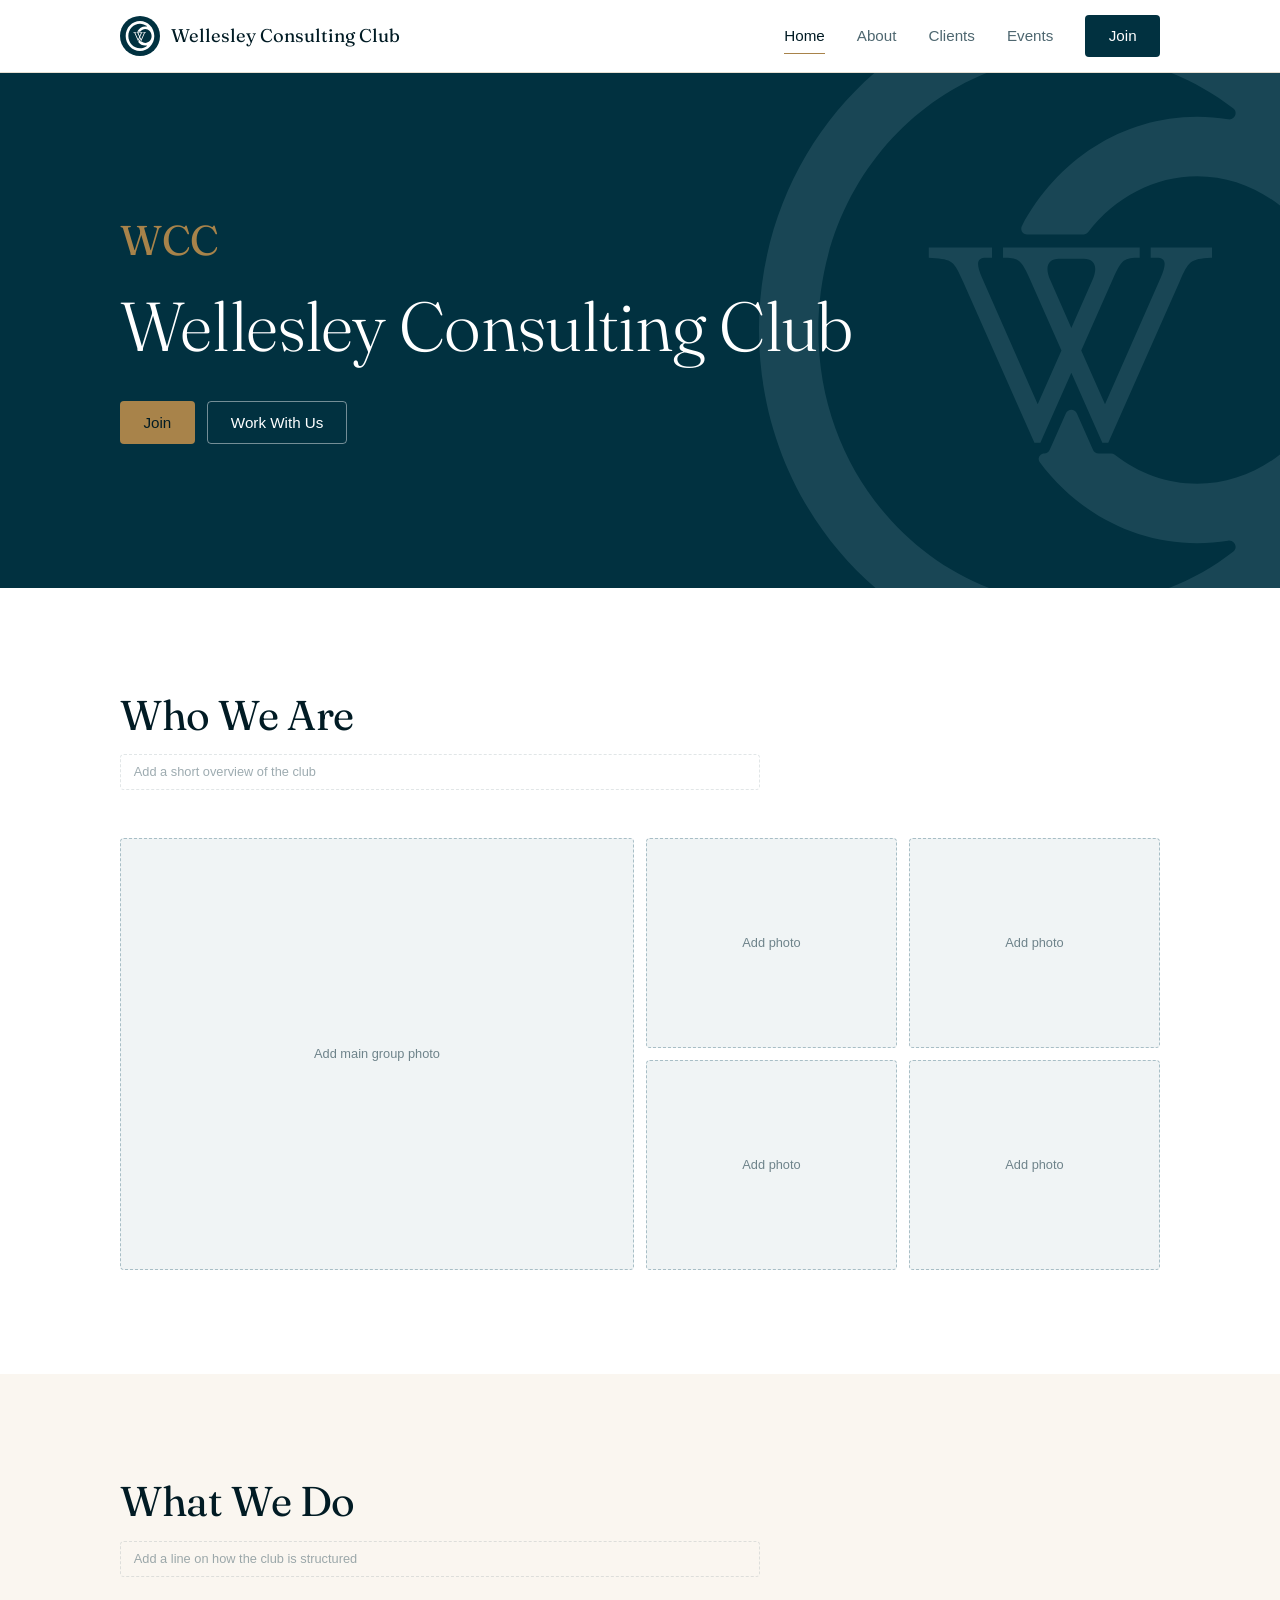
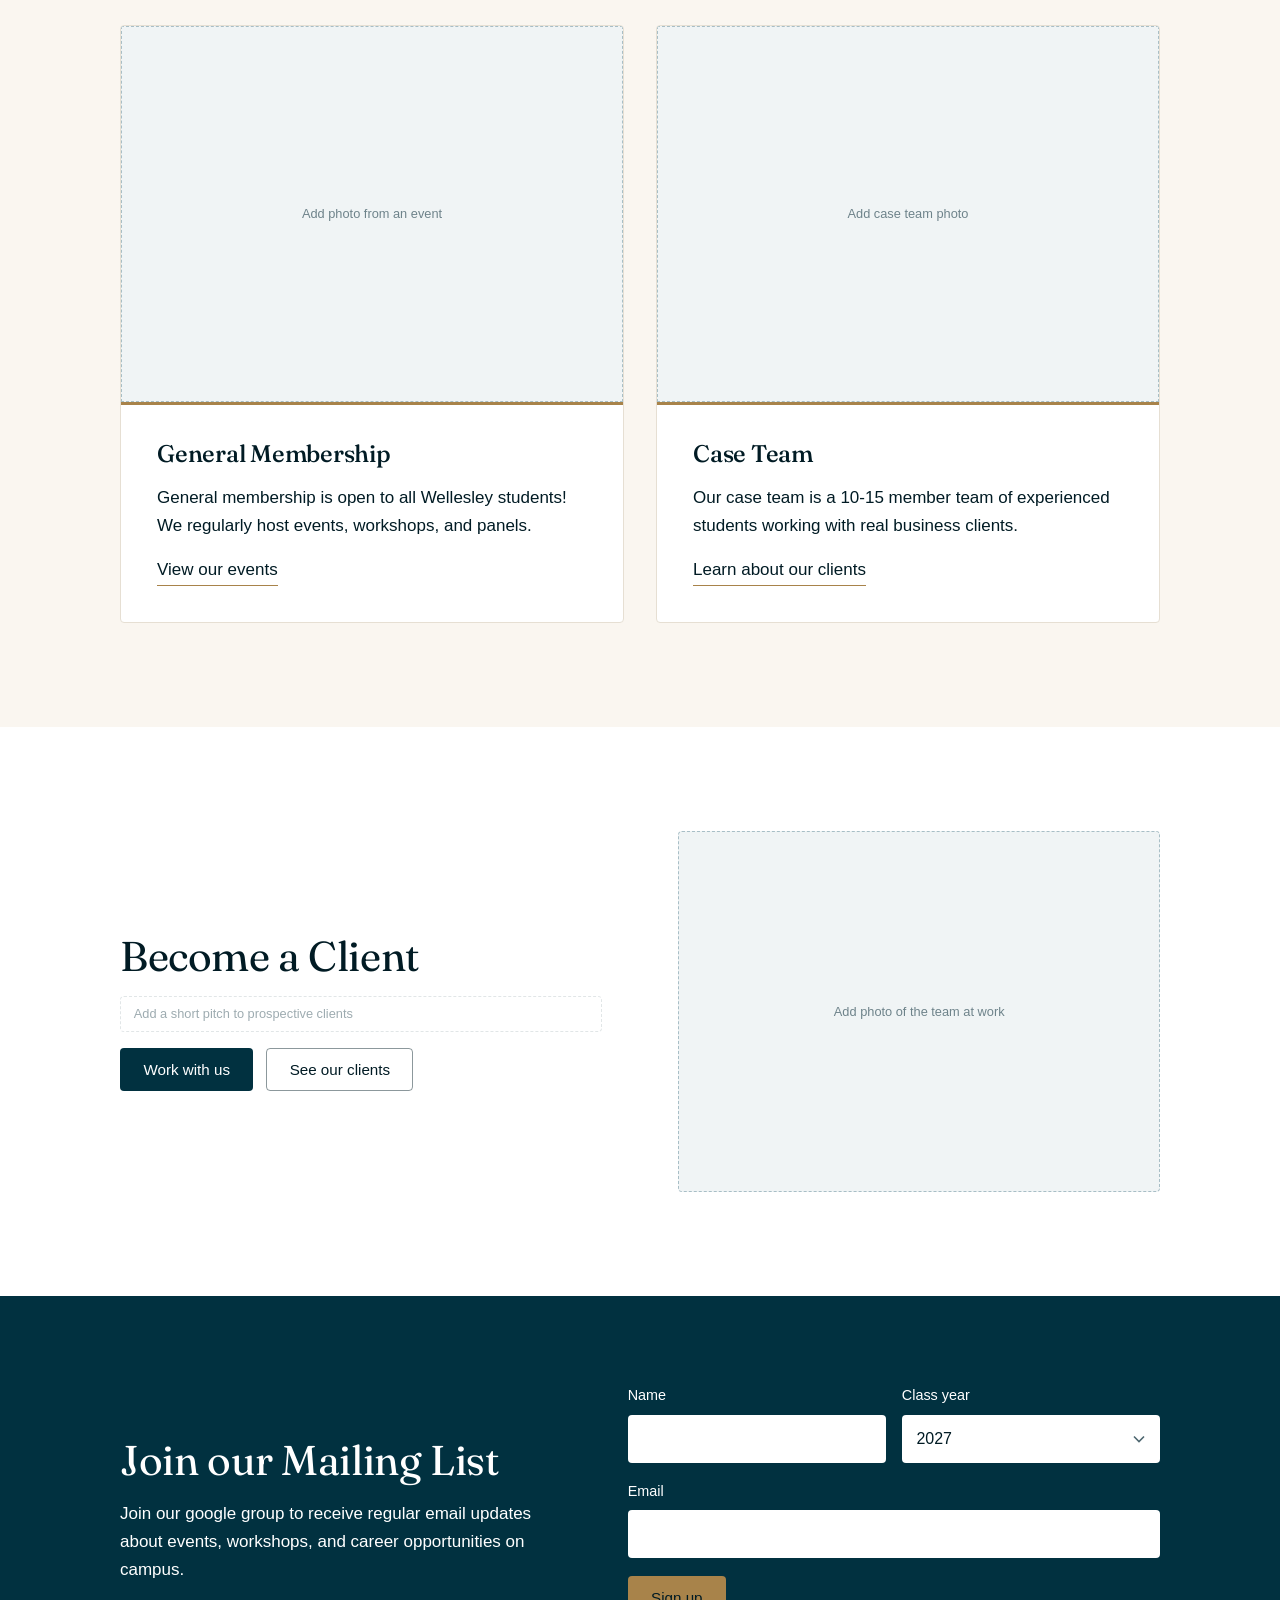
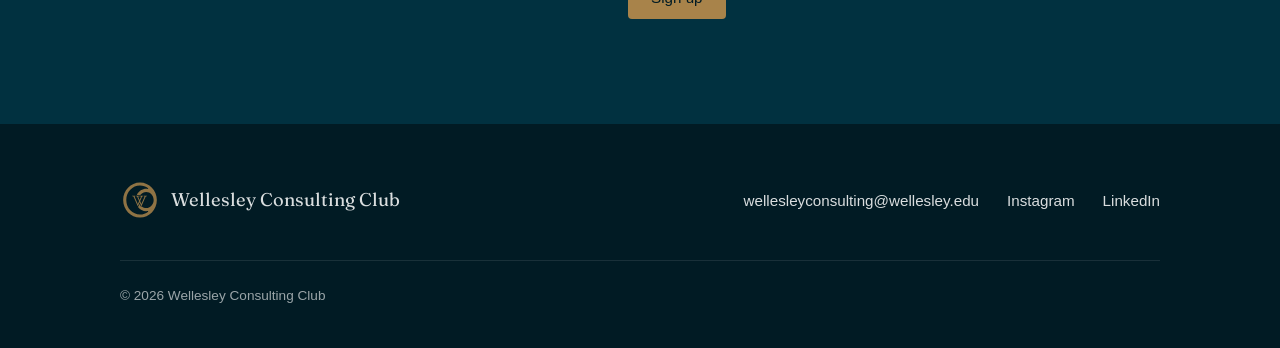
<file: index.html>
<!DOCTYPE html>
<html lang="en">
<head>
<meta charset="UTF-8">
<meta name="viewport" content="width=device-width, initial-scale=1, viewport-fit=cover">
<title>Wellesley Consulting Club</title>
<meta name="description" content="Wellesley Consulting Club: a student-run consulting organization.">
<link rel="icon" href="images/favicon.svg" type="image/svg+xml">
<link rel="preconnect" href="https://fonts.googleapis.com">
<link rel="preconnect" href="https://fonts.gstatic.com" crossorigin>
<link href="https://fonts.googleapis.com/css2?family=Fraunces:opsz,wght@9..144,300;9..144,400;9..144,500&family=Libre+Baskerville:wght@400;700&family=Inter:wght@400;500;600&family=Source+Sans+3:wght@400;600&display=swap" rel="stylesheet">
<link rel="stylesheet" href="styles.css">
<script src="site.js" defer></script>
</head>
<body>
<!--
  HOW TO EDIT THIS PAGE
  - Text: type inside any empty tag, e.g. <p data-ph="Add text"></p>  ->  <p>Your words</p>
  - Photos: put an image inside an empty photo box:
      <div class="photo" data-ph="Add photo"></div>
      ->  <div class="photo"><img src="images/your-photo.jpg" alt="Short description"></div>
  - Empty boxes show a dashed "Add ..." hint; they disappear once filled.
  - Header, footer, email and social links are set once in site.js.
-->
<div id="site-header"></div>
<main>
<!--
  MOVING SECTIONS: each section below sits between a "START" and "END"
  comment. Cut everything from START to END and paste it where you want it.
  Backgrounds alternate (white / cream) automatically, whatever the order.
-->

  <!-- ============ START: Hero ============ -->
  <section class="banner banner--hero">
    <!-- Optional background photo: <div class="banner-bg"><img src="images/your-photo.jpg" alt=""></div> -->
    <div class="banner-bg"></div>
    <div class="ring" data-logo="navy"></div>
    <div class="wrap">
      <h2>WCC</h2>
      <h1>Wellesley Consulting Club</h1>
      <!--p class="lede" data-ph="Add a one-line overview of WCC"></p-->
      <div class="actions">
        <a class="btn btn--accent" href="pages/join.html">Join</a>
        <a class="btn btn--outline" href="#become-a-client">Work With Us</a>
      </div>
    </div>
  </section>
  <!-- ============ END: Hero ============ -->

  <!-- ============ START: Who We Are ============ -->
  <section class="section">
    <div class="wrap">
      <div class="section-head">
        <h2>Who We Are</h2>
        <p class="muted" data-ph="Add a short overview of the club"></p>
      </div>
      <!-- Photo mosaic: the first photo is the large one -->
      <div class="mosaic">
        <div class="photo" data-ph="Add main group photo"></div>
        <div class="photo" data-ph="Add photo"></div>
        <div class="photo" data-ph="Add photo"></div>
        <div class="photo" data-ph="Add photo"></div>
        <div class="photo" data-ph="Add photo"></div>
      </div>
    </div>
  </section>
  <!-- ============ END: Who We Are ============ -->

  <!-- ============ START: What We Do ============ -->
  <section class="section">
    <div class="wrap">
      <div class="section-head">
        <h2>What We Do</h2>
        <p class="muted" data-ph="Add a line on how the club is structured"></p>
      </div>
      <div class="paths">
        <article class="path">
          <div class="photo" data-ph="Add photo from an event"></div>
          <div class="path-body">
            <h3>General Membership</h3>
            <p>General membership is open to all Wellesley students! We regularly host events, workshops, and panels.</p>
            <!--div class="tags">
              <span class="tag">Resume workshops</span><span class="tag">Alum panels</span>
              <span class="tag">Big &amp; little</span><span class="tag">Casing 101</span>
            </div-->
            <a class="text-link" href="pages/events.html">View our events</a>
          </div>
        </article>
        <article class="path">
          <div class="photo" data-ph="Add case team photo"></div>
          <div class="path-body">
            <h3>Case Team</h3>
            <p>Our case team is a 10-15 member team of experienced students working with real business clients.</p>
            <!--div class="tags"><span class="tag">10–15 members</span><span class="tag">Real clients</span></div-->
            <a class="text-link" href="pages/clients.html">Learn about our clients</a>
          </div>
        </article>
      </div>
    </div>
  </section>
  <!-- ============ END: What We Do ============ -->

  <!-- ============ START: Past Clients ============ -->
  <!--section class="section">
    <div class="wrap">
      <div class="section-head">
        <h2>Past Clients</h2>
      </div>
      <div class="logos">
        <div class="photo photo--logo" data-ph="Add logo"></div>
        <div class="photo photo--logo" data-ph="Add logo"></div>
        <div class="photo photo--logo" data-ph="Add logo"></div>
        <div class="photo photo--logo" data-ph="Add logo"></div>
        <div class="photo photo--logo" data-ph="Add logo"></div>
        <div class="photo photo--logo" data-ph="Add logo"></div>
      </div>
    </div>
  </section-->
  <!-- ============ END: Past Clients ============ -->

  <!-- ============ START: Become a Client ============ -->
  <section class="section" id="become-a-client">
    <div class="wrap split">
      <div class="stack">
        <h2>Become a Client</h2>
        <p class="muted" data-ph="Add a short pitch to prospective clients"></p>
        <!-- Services: copy a <span class="tag"> to add one -->
        <!--div class="tags">
          <span class="tag">Growth strategy</span><span class="tag">Market research</span>
          <span class="tag">Consumer insights</span><span class="tag">Pricing &amp; branding</span>
          <span class="tag">Operations</span><span class="tag">Social impact</span>
        </div-->
        <div class="actions">
          <a class="btn btn--solid" href="pages/join.html#contact">Work with us</a>
          <a class="btn btn--outline" href="pages/clients.html">See our clients</a>
        </div>
      </div>
      <div class="photo" data-ph="Add photo of the team at work"></div>
    </div>
  </section>
  <!-- ============ END: Become a Client ============ -->

  <!-- ============ START: Mailing List ============ -->
  <!-- Connected through Formspree: paste your form ID into site.js (forms: { ... }). See DEPLOY.md. -->
  <section class="banner banner--page" id="mailing-list">
    <div class="wrap">
      <div class="signup" style="width:100%">
        <div class="stack">
          <h2>Join our Mailing List</h2>
          <p>Join our google group to receive regular email updates about events, workshops, and career opportunities on campus.</p>
        </div>
        <form class="form" data-form="Mailing list sign-up" data-success="You're on the list." data-formspree="mailingList" method="POST">
          <input type="text" name="_gotcha" hidden tabindex="-1" autocomplete="off">
                    <div class="form-row">
            <label class="field">Name<input name="name" required autocomplete="name"></label>
            <label class="field">Class year
              <select name="class_year"><option>2027</option><option>2028</option><option>2029</option><option>2030</option><option>Other</option></select>
            </label>
          </div>
          <label class="field">Email<input name="email" type="email" required autocomplete="email"></label>
          <button class="btn btn--accent" type="submit">Sign up</button>
          <p class="form-status" role="status"></p>
        </form>
      </div>
    </div>
  </section>
  <!-- ============ END: Mailing List ============ -->
</main>
<div id="site-footer"></div>
</body>
</html>
</file>
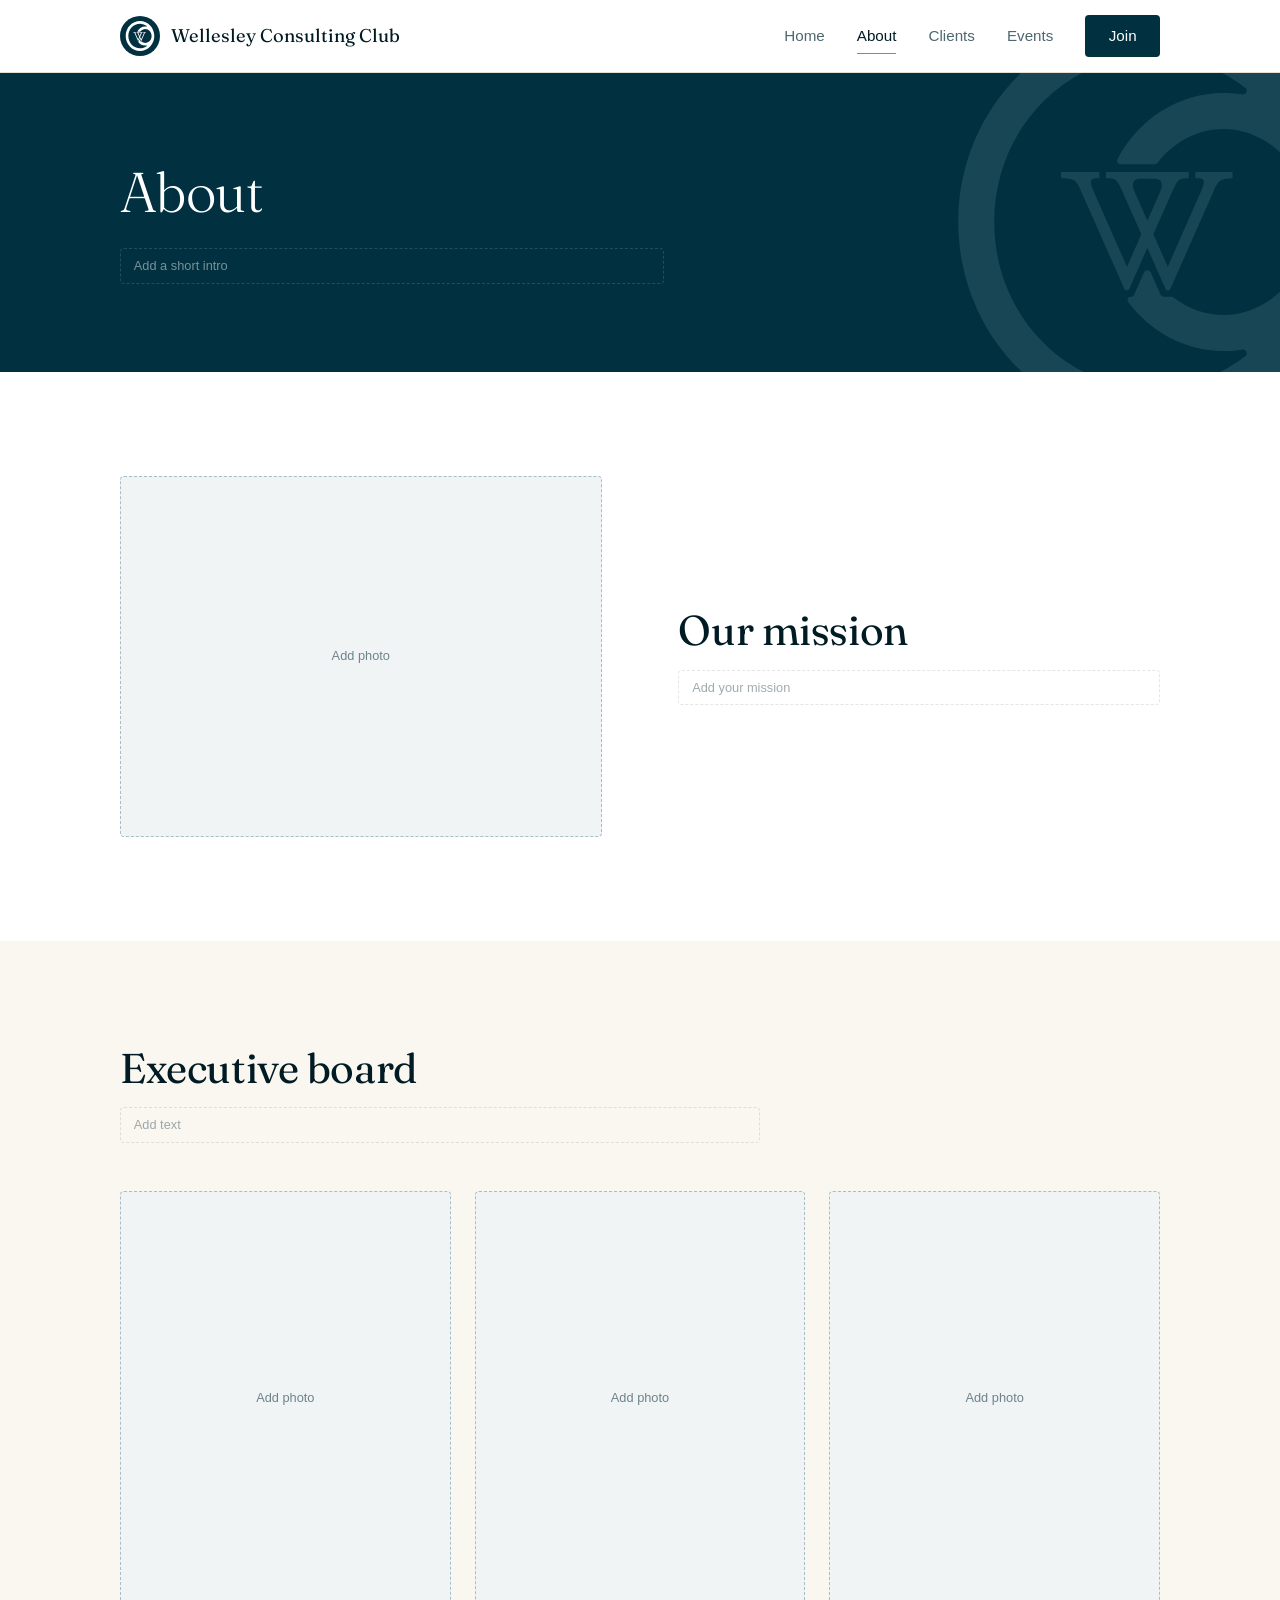
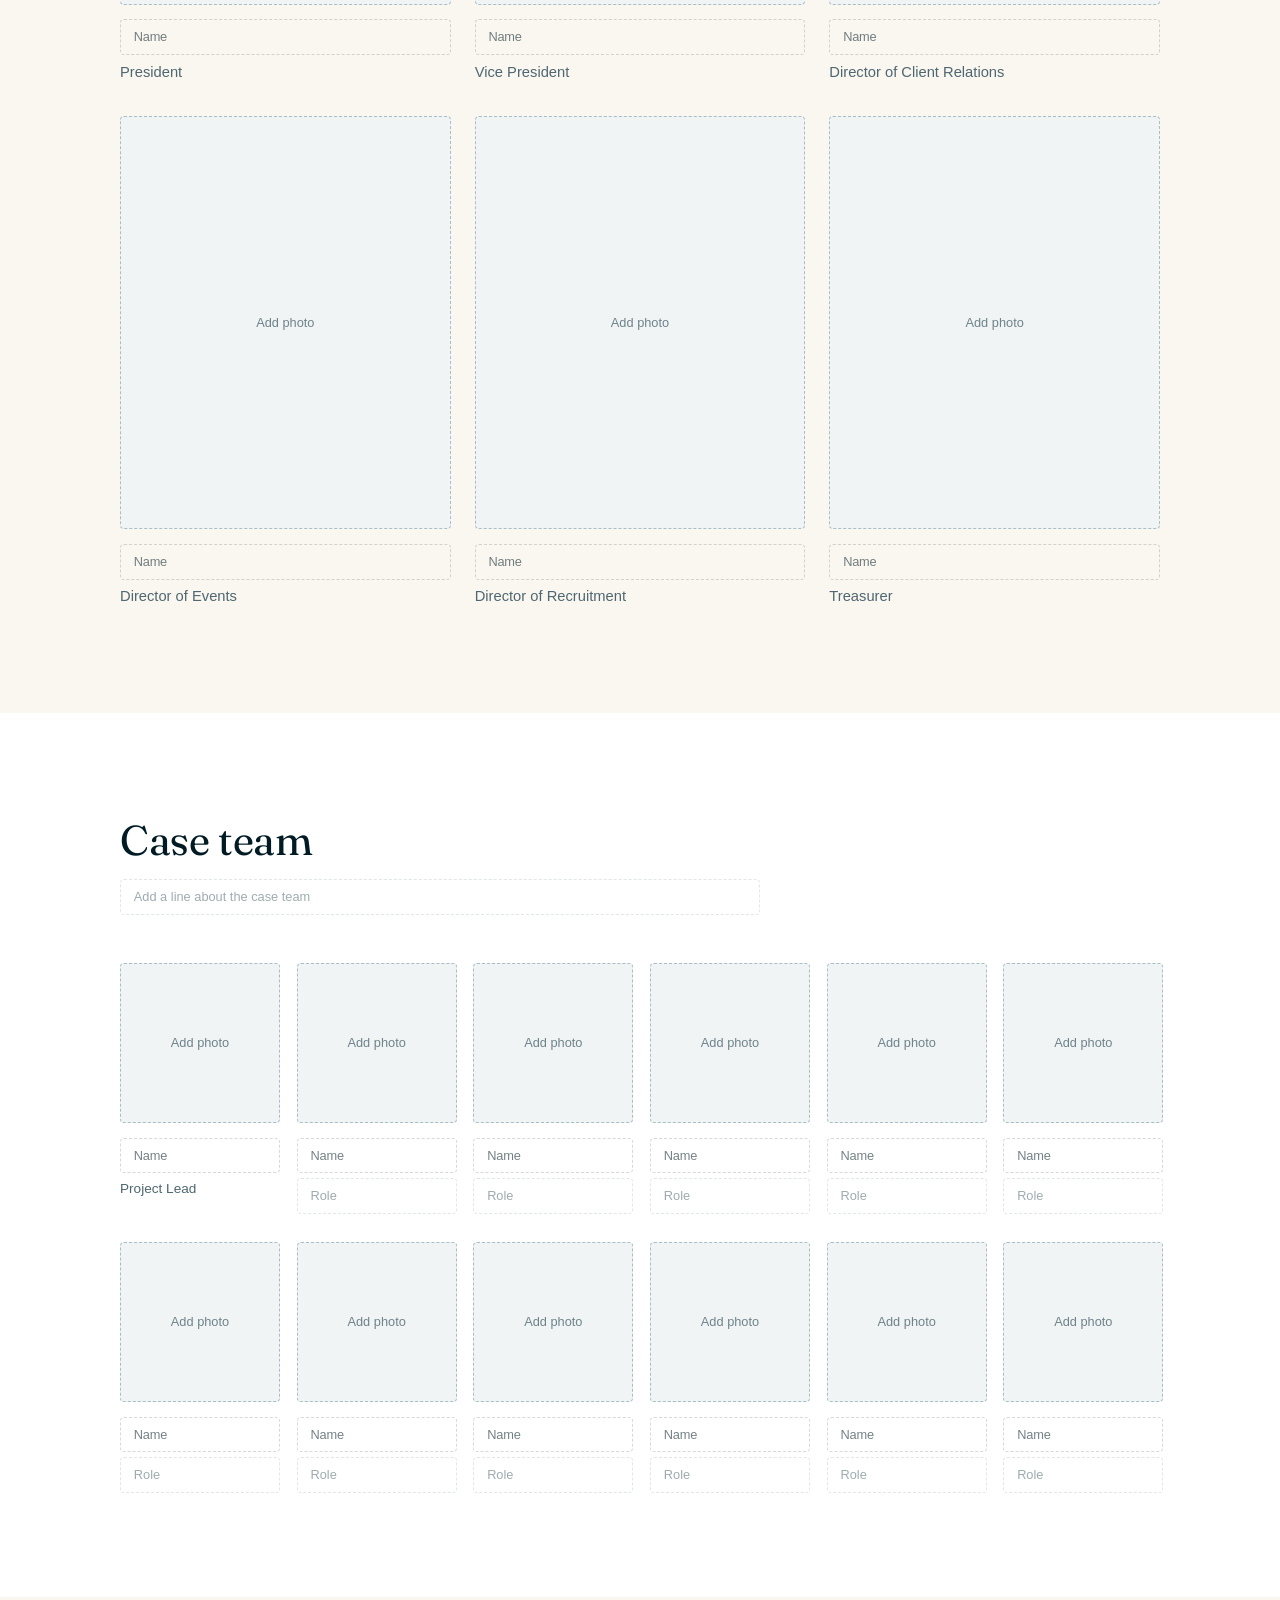
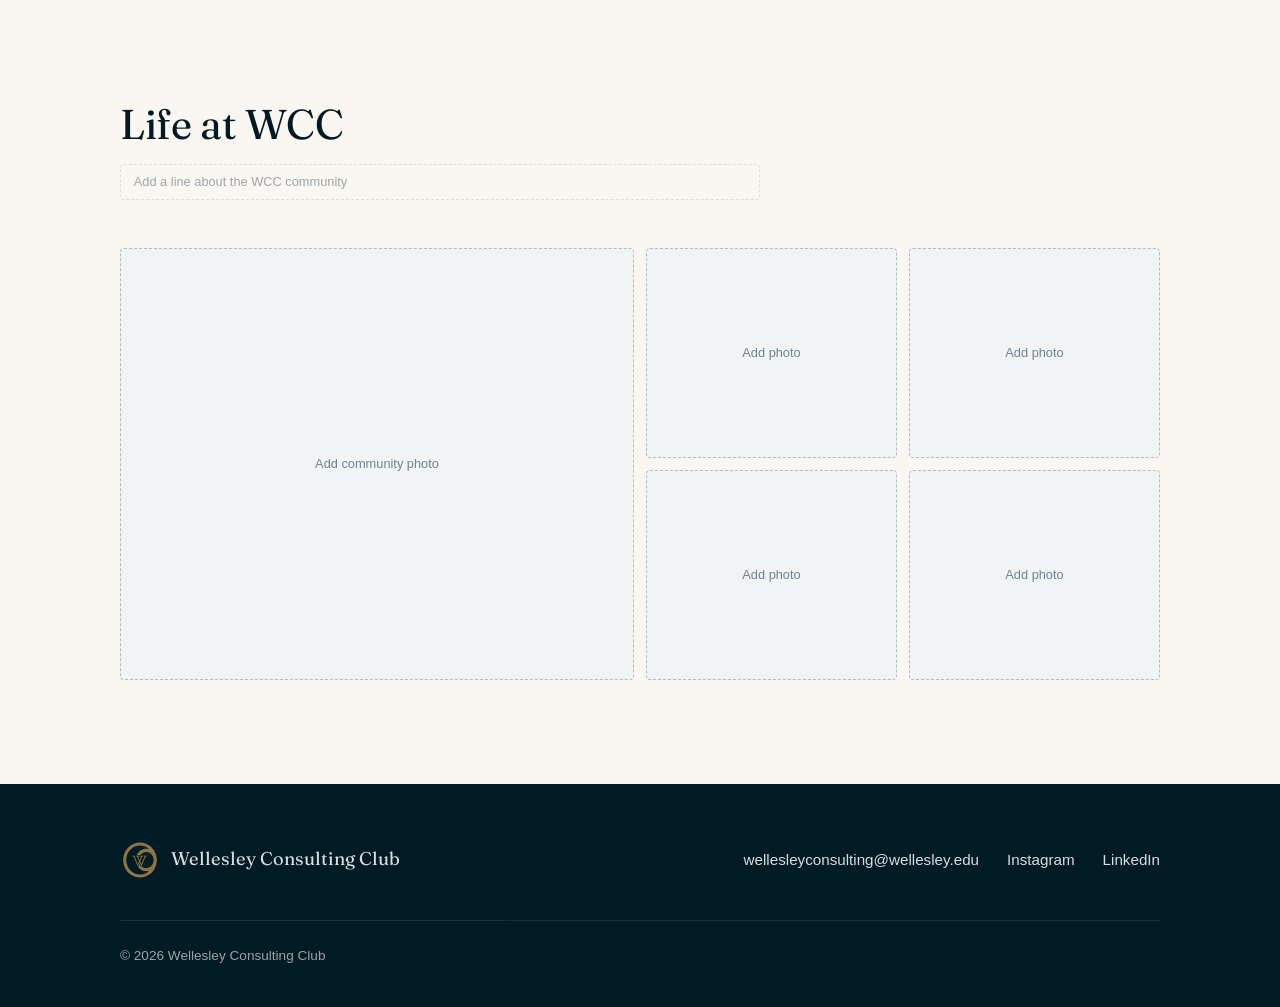
<file: about.html>
<!DOCTYPE html>
<html lang="en">
<head>
<meta charset="UTF-8">
<meta name="viewport" content="width=device-width, initial-scale=1, viewport-fit=cover">
<title>About | Wellesley Consulting Club</title>
<meta name="description" content="Wellesley Consulting Club: a student-run consulting organization.">
<link rel="icon" href="images/favicon.svg" type="image/svg+xml">
<link rel="preconnect" href="https://fonts.googleapis.com">
<link rel="preconnect" href="https://fonts.gstatic.com" crossorigin>
<link href="https://fonts.googleapis.com/css2?family=Fraunces:opsz,wght@9..144,300;9..144,400;9..144,500&family=Libre+Baskerville:wght@400;700&family=Inter:wght@400;500;600&family=Source+Sans+3:wght@400;600&display=swap" rel="stylesheet">
<link rel="stylesheet" href="styles.css">
<script src="site.js" defer></script>
</head>
<body>
<!--
  HOW TO EDIT THIS PAGE
  - Text: type inside any empty tag, e.g. <p data-ph="Add text"></p>  ->  <p>Your words</p>
  - Photos: put an image inside an empty photo box:
      <div class="photo" data-ph="Add photo"></div>
      ->  <div class="photo"><img src="images/your-photo.jpg" alt="Short description"></div>
  - Empty boxes show a dashed "Add ..." hint; they disappear once filled.
  - Header, footer, email and social links are set once in site.js.
-->
<div id="site-header"></div>
<main>

<!--
  MOVING SECTIONS: each section sits between a "START" and "END" comment.
  Cut everything from START to END and paste it where you want it.
  Backgrounds alternate (white / cream) automatically, whatever the order.
-->

  <!-- ============ START: Banner ============ -->
  <section class="banner banner--page">
    <!-- Optional background photo: <div class="banner-bg"><img src="images/your-photo.jpg" alt=""></div> -->
    <div class="banner-bg"></div>
    <div class="ring" data-logo="navy"></div>
    <div class="wrap">
      <h1>About</h1>
      <p class="lede" data-ph="Add a short intro"></p>
    </div>
  </section>
  <!-- ============ END: Banner ============ -->

  <!-- ============ START: Our mission ============ -->
  <!-- ===== Mission ===== -->
  <section class="section">
    <div class="wrap split">
      <div class="photo" data-ph="Add photo"></div>
      <div class="stack">
        <h2>Our mission</h2>
        <p class="muted" data-ph="Add your mission"></p>
      </div>
    </div>
  </section>
  <!-- ============ END: Our mission ============ -->

  <!-- ============ START: Executive board ============ -->
  <!-- ===== Executive board: copy a <div class="person"> block to add someone ===== -->
  <section class="section">
    <div class="wrap">
      <div class="section-head">
        <h2>Executive board</h2>
        <p class="muted" data-ph="Add text"></p>
      </div>
      <div class="people">
        <div class="person">
          <div class="photo photo--tall" data-ph="Add photo"></div>
          <h3 data-ph="Name"></h3>
          <span class="person-role">President</span>
        </div>
        <div class="person">
          <div class="photo photo--tall" data-ph="Add photo"></div>
          <h3 data-ph="Name"></h3>
          <span class="person-role">Vice President</span>
        </div>
        <div class="person">
          <div class="photo photo--tall" data-ph="Add photo"></div>
          <h3 data-ph="Name"></h3>
          <span class="person-role">Director of Client Relations</span>
        </div>
        <div class="person">
          <div class="photo photo--tall" data-ph="Add photo"></div>
          <h3 data-ph="Name"></h3>
          <span class="person-role">Director of Events</span>
        </div>
        <div class="person">
          <div class="photo photo--tall" data-ph="Add photo"></div>
          <h3 data-ph="Name"></h3>
          <span class="person-role">Director of Recruitment</span>
        </div>
        <div class="person">
          <div class="photo photo--tall" data-ph="Add photo"></div>
          <h3 data-ph="Name"></h3>
          <span class="person-role">Treasurer</span>
        </div>
      </div>
    </div>
  </section>
  <!-- ============ END: Executive board ============ -->

  <!-- ============ START: Case team ============ -->
  <!-- ===== Case team ===== -->
  <section class="section">
    <div class="wrap">
      <div class="section-head">
        <h2>Case team</h2>
        <p class="muted" data-ph="Add a line about the case team"></p>
      </div>
      <div class="people people--small">
        <div class="person">
          <div class="photo photo--square" data-ph="Add photo"></div>
          <h3 data-ph="Name"></h3>
          <span class="person-role">Project Lead</span>
        </div>
        <div class="person">
          <div class="photo photo--square" data-ph="Add photo"></div>
          <h3 data-ph="Name"></h3>
          <span class="person-role" data-ph="Role"></span>
        </div>
        <div class="person">
          <div class="photo photo--square" data-ph="Add photo"></div>
          <h3 data-ph="Name"></h3>
          <span class="person-role" data-ph="Role"></span>
        </div>
        <div class="person">
          <div class="photo photo--square" data-ph="Add photo"></div>
          <h3 data-ph="Name"></h3>
          <span class="person-role" data-ph="Role"></span>
        </div>
        <div class="person">
          <div class="photo photo--square" data-ph="Add photo"></div>
          <h3 data-ph="Name"></h3>
          <span class="person-role" data-ph="Role"></span>
        </div>
        <div class="person">
          <div class="photo photo--square" data-ph="Add photo"></div>
          <h3 data-ph="Name"></h3>
          <span class="person-role" data-ph="Role"></span>
        </div>
        <div class="person">
          <div class="photo photo--square" data-ph="Add photo"></div>
          <h3 data-ph="Name"></h3>
          <span class="person-role" data-ph="Role"></span>
        </div>
        <div class="person">
          <div class="photo photo--square" data-ph="Add photo"></div>
          <h3 data-ph="Name"></h3>
          <span class="person-role" data-ph="Role"></span>
        </div>
        <div class="person">
          <div class="photo photo--square" data-ph="Add photo"></div>
          <h3 data-ph="Name"></h3>
          <span class="person-role" data-ph="Role"></span>
        </div>
        <div class="person">
          <div class="photo photo--square" data-ph="Add photo"></div>
          <h3 data-ph="Name"></h3>
          <span class="person-role" data-ph="Role"></span>
        </div>
        <div class="person">
          <div class="photo photo--square" data-ph="Add photo"></div>
          <h3 data-ph="Name"></h3>
          <span class="person-role" data-ph="Role"></span>
        </div>
        <div class="person">
          <div class="photo photo--square" data-ph="Add photo"></div>
          <h3 data-ph="Name"></h3>
          <span class="person-role" data-ph="Role"></span>
        </div>
      </div>
    </div>
  </section>
  <!-- ============ END: Case team ============ -->
  <!-- ============ START: Life at WCC ============ -->
  <!-- ===== Life at WCC: community photo mosaic (first photo is the large one) ===== -->
  <section class="section">
    <div class="wrap">
      <div class="section-head">
        <h2>Life at WCC</h2>
        <p class="muted" data-ph="Add a line about the WCC community"></p>
      </div>
      <div class="mosaic">
        <div class="photo" data-ph="Add community photo"></div>
        <div class="photo" data-ph="Add photo"></div>
        <div class="photo" data-ph="Add photo"></div>
        <div class="photo" data-ph="Add photo"></div>
        <div class="photo" data-ph="Add photo"></div>
      </div>
    </div>
  </section>
  <!-- ============ END: Life at WCC ============ -->
</main>
<div id="site-footer"></div>
</body>
</html>
</file>
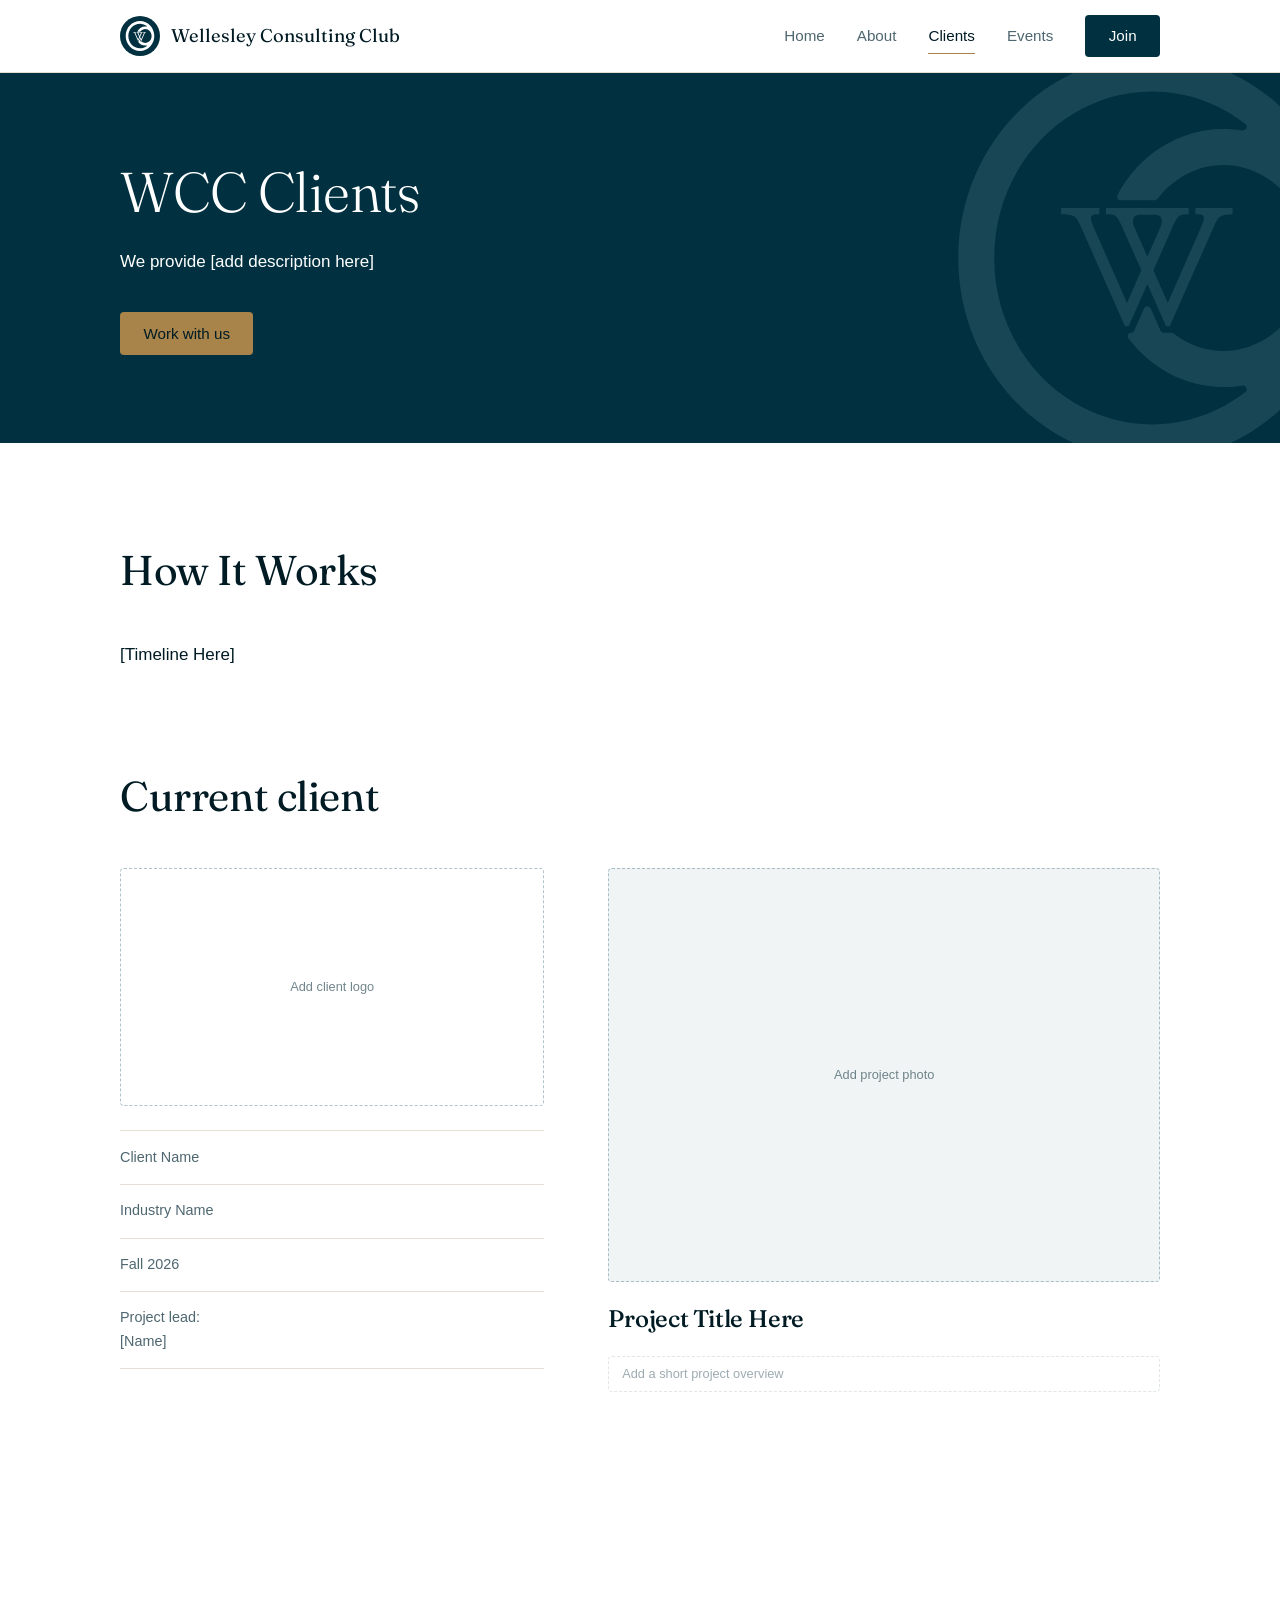
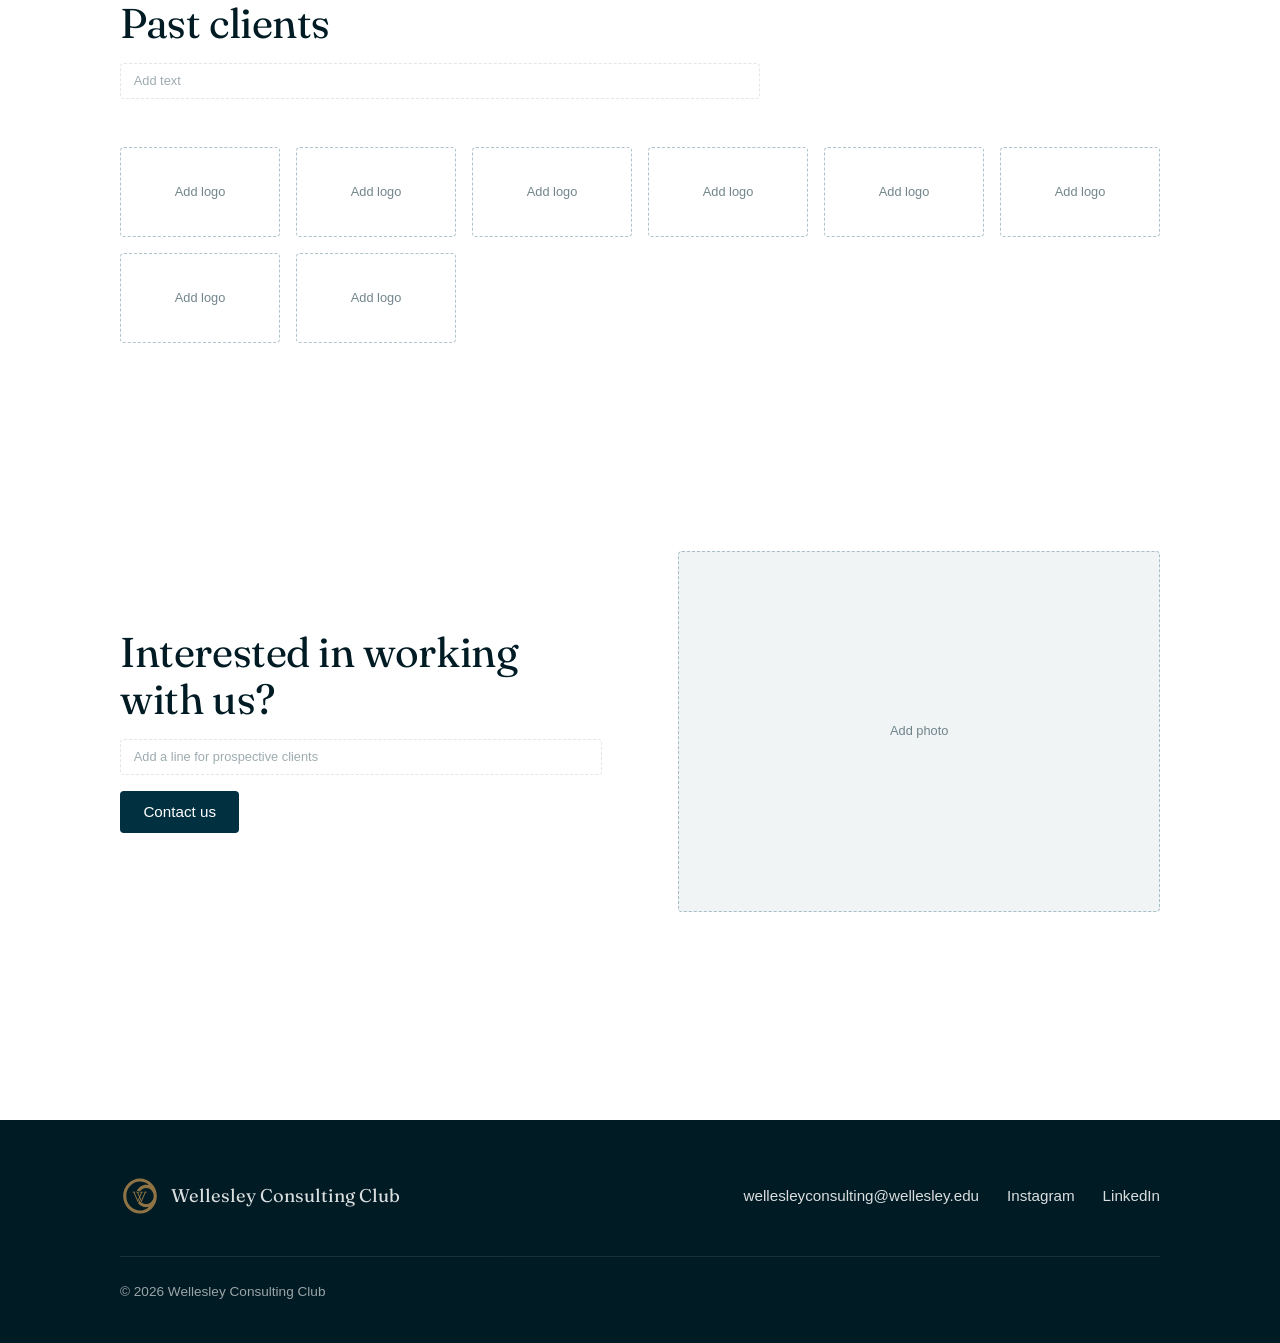
<file: clients.html>
<!DOCTYPE html>
<html lang="en">
<head>
<meta charset="UTF-8">
<meta name="viewport" content="width=device-width, initial-scale=1, viewport-fit=cover">
<title>Clients | Wellesley Consulting Club</title>
<meta name="description" content="Wellesley Consulting Club: a student-run consulting organization.">
<link rel="icon" href="images/favicon.svg" type="image/svg+xml">
<link rel="preconnect" href="https://fonts.googleapis.com">
<link rel="preconnect" href="https://fonts.gstatic.com" crossorigin>
<link href="https://fonts.googleapis.com/css2?family=Fraunces:opsz,wght@9..144,300;9..144,400;9..144,500&family=Libre+Baskerville:wght@400;700&family=Inter:wght@400;500;600&family=Source+Sans+3:wght@400;600&display=swap" rel="stylesheet">
<link rel="stylesheet" href="styles.css">
<script src="site.js" defer></script>
</head>
<body>
<!--
  HOW TO EDIT THIS PAGE
  - Text: type inside any empty tag, e.g. <p data-ph="Add text"></p>  ->  <p>Your words</p>
  - Photos: put an image inside an empty photo box:
      <div class="photo" data-ph="Add photo"></div>
      ->  <div class="photo"><img src="images/your-photo.jpg" alt="Short description"></div>
  - Empty boxes show a dashed "Add ..." hint; they disappear once filled.
  - Header, footer, email and social links are set once in site.js.
-->
<div id="site-header"></div>
<main>

<!--
  MOVING SECTIONS: each section sits between a "START" and "END" comment.
  Cut everything from START to END and paste it where you want it.
  Backgrounds alternate (white / cream) automatically, whatever the order.
-->

  <!-- ============ START: Banner ============ -->
  <section class="banner banner--page">
    <!-- Optional background photo: <div class="banner-bg"><img src="images/your-photo.jpg" alt=""></div> -->
    <div class="banner-bg"></div>
    <div class="ring" data-logo="navy"></div>
    <div class="wrap">
      <h1>WCC Clients</h1>
      <p>We provide [add description here]</p>
      <div class="actions"><a class="btn btn--accent" href="join.html#contact">Work with us</a></div>
    </div>
  </section>
  <!-- ============ END: Banner ============ -->

  <!-- ============ TIMELINE ============== -->
   <section class="section">
    <div class="wrap">
      <div class="section-head"><h2>How It Works</h2></div>
      <p>[Timeline Here]</p>
    </div>

  <!-- ============ START: Current client ============ -->
  <!-- ===== Current client ===== -->
  <section class="section">
    <div class="wrap">
      <div class="section-head"><h2>Current client</h2></div>
      <div class="client-feature">
        <div class="stack" style="gap:1.5rem;justify-items:stretch">
          <div class="photo photo--logo" data-ph="Add client logo"></div>
          <dl class="facts">
            <div><dt>Client Name</dt></div>
            <div><dt>Industry Name</dt></div>
            <div><dt>Fall 2026</dt></dd></div>
            <div><dt>Project lead: [Name]</dt></div>
          </dl>
        </div>
        <div class="stack" style="gap:1.5rem;justify-items:stretch">
          <div class="photo" data-ph="Add project photo"></div>
          <h3>Project Title Here</h3>
          <p class="muted" data-ph="Add a short project overview"></p>
        </div>
      </div>
      <!-- Project photos -->
      <!--div class="photo-row" style="margin-top:clamp(2rem,4vw,3rem)">
        <div class="photo" data-ph="Add team photo"></div>
        <div class="photo" data-ph="Add photo"></div>
        <div class="photo" data-ph="Add photo"></div>
      </div-->
    </div>
  </section>
  <!-- ============ END: Current client ============ -->

  <!-- ============ START: Past clients ============ -->
  <!-- ===== Past clients ===== -->
  <section class="section">
    <div class="wrap">
      <div class="section-head">
        <h2>Past clients</h2>
        <p class="muted" data-ph="Add text"></p>
      </div>
      <div class="logos">
        <div class="photo photo--logo" data-ph="Add logo"></div>
        <div class="photo photo--logo" data-ph="Add logo"></div>
        <div class="photo photo--logo" data-ph="Add logo"></div>
        <div class="photo photo--logo" data-ph="Add logo"></div>
        <div class="photo photo--logo" data-ph="Add logo"></div>
        <div class="photo photo--logo" data-ph="Add logo"></div>
        <div class="photo photo--logo" data-ph="Add logo"></div>
        <div class="photo photo--logo" data-ph="Add logo"></div>
      </div>
    </div>
  </section>
  <!-- ============ END: Past clients ============ -->

  <!-- ============ START: Interested in working with us? ============ -->
  <section class="section">
    <div class="wrap split">
      <div class="stack">
        <h2>Interested in working with us?</h2>
        <p class="muted" data-ph="Add a line for prospective clients"></p>
        <a class="btn btn--solid" href="join.html#contact">Contact us</a>
      </div>
      <div class="photo" data-ph="Add photo"></div>
    </div>
  </section>
  <!-- ============ END: Interested in working with us? ============ -->
</main>
<div id="site-footer"></div>
</body>
</html>
</file>
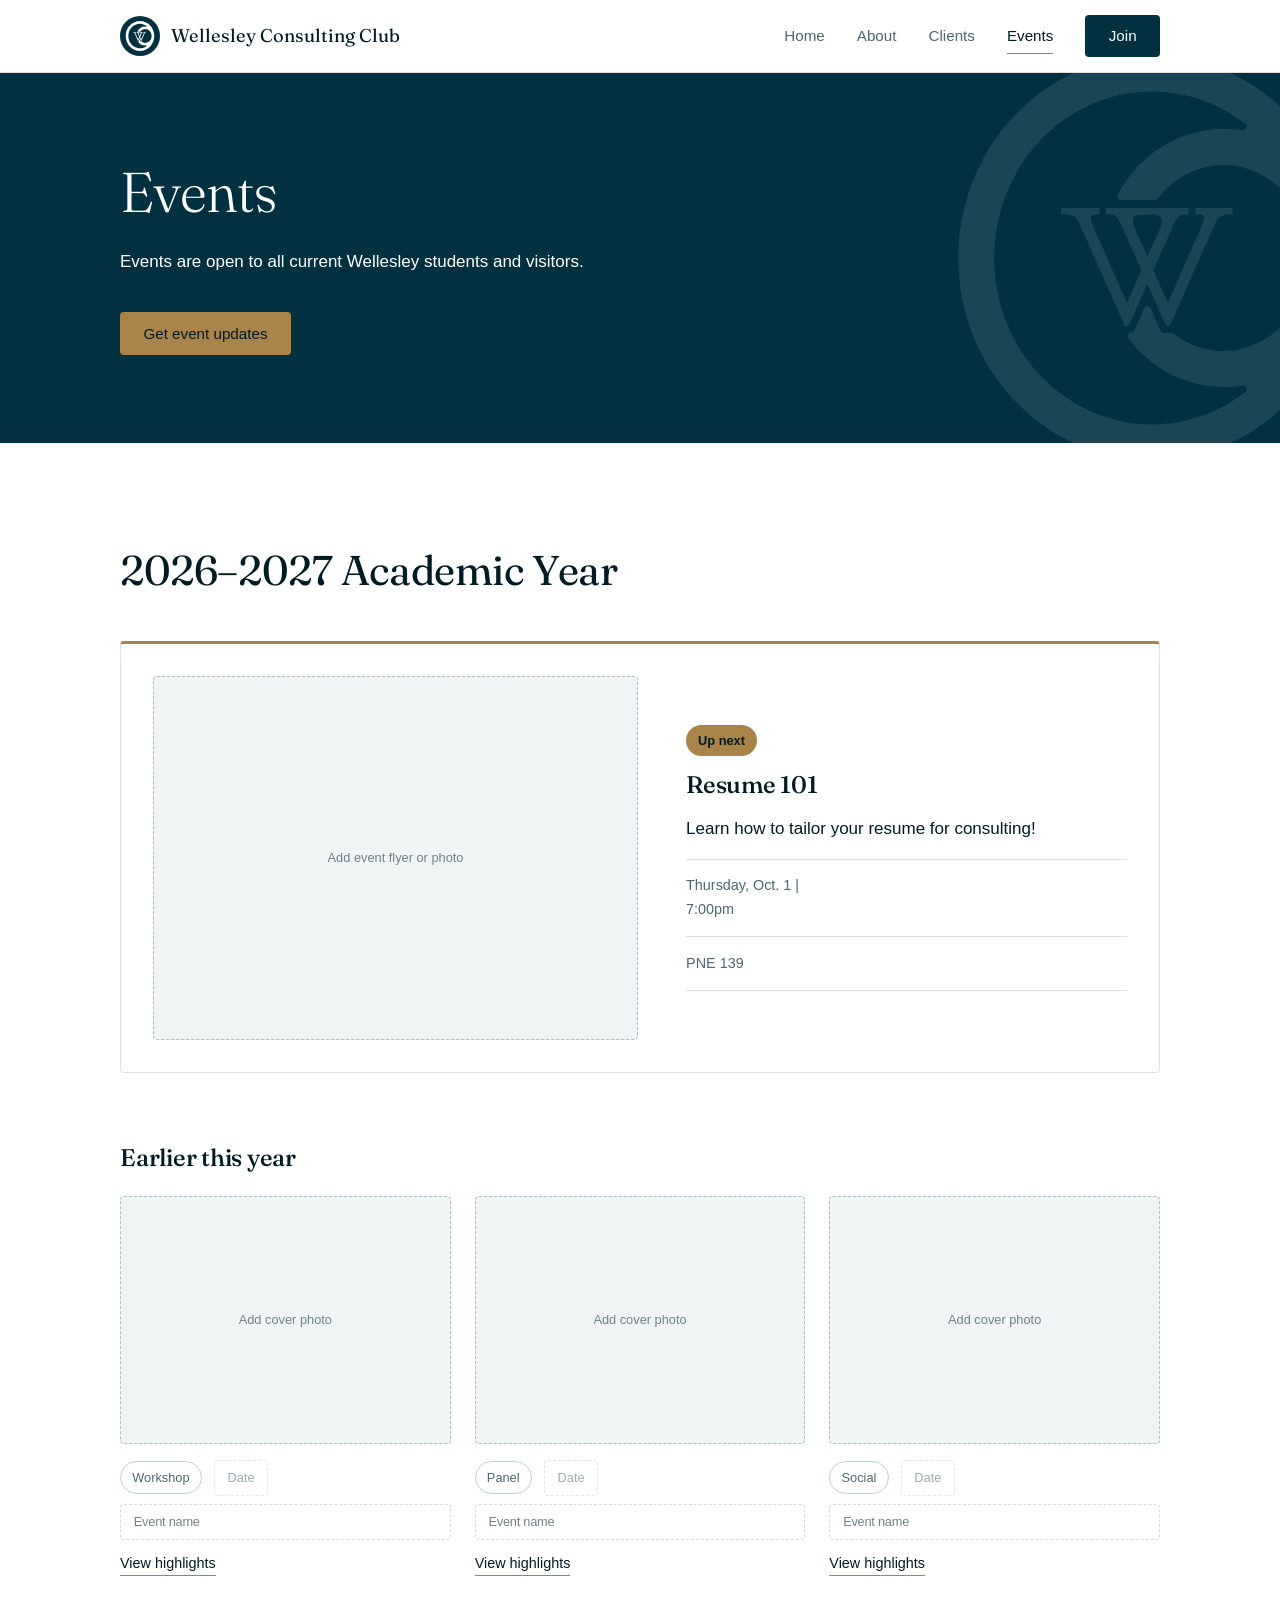
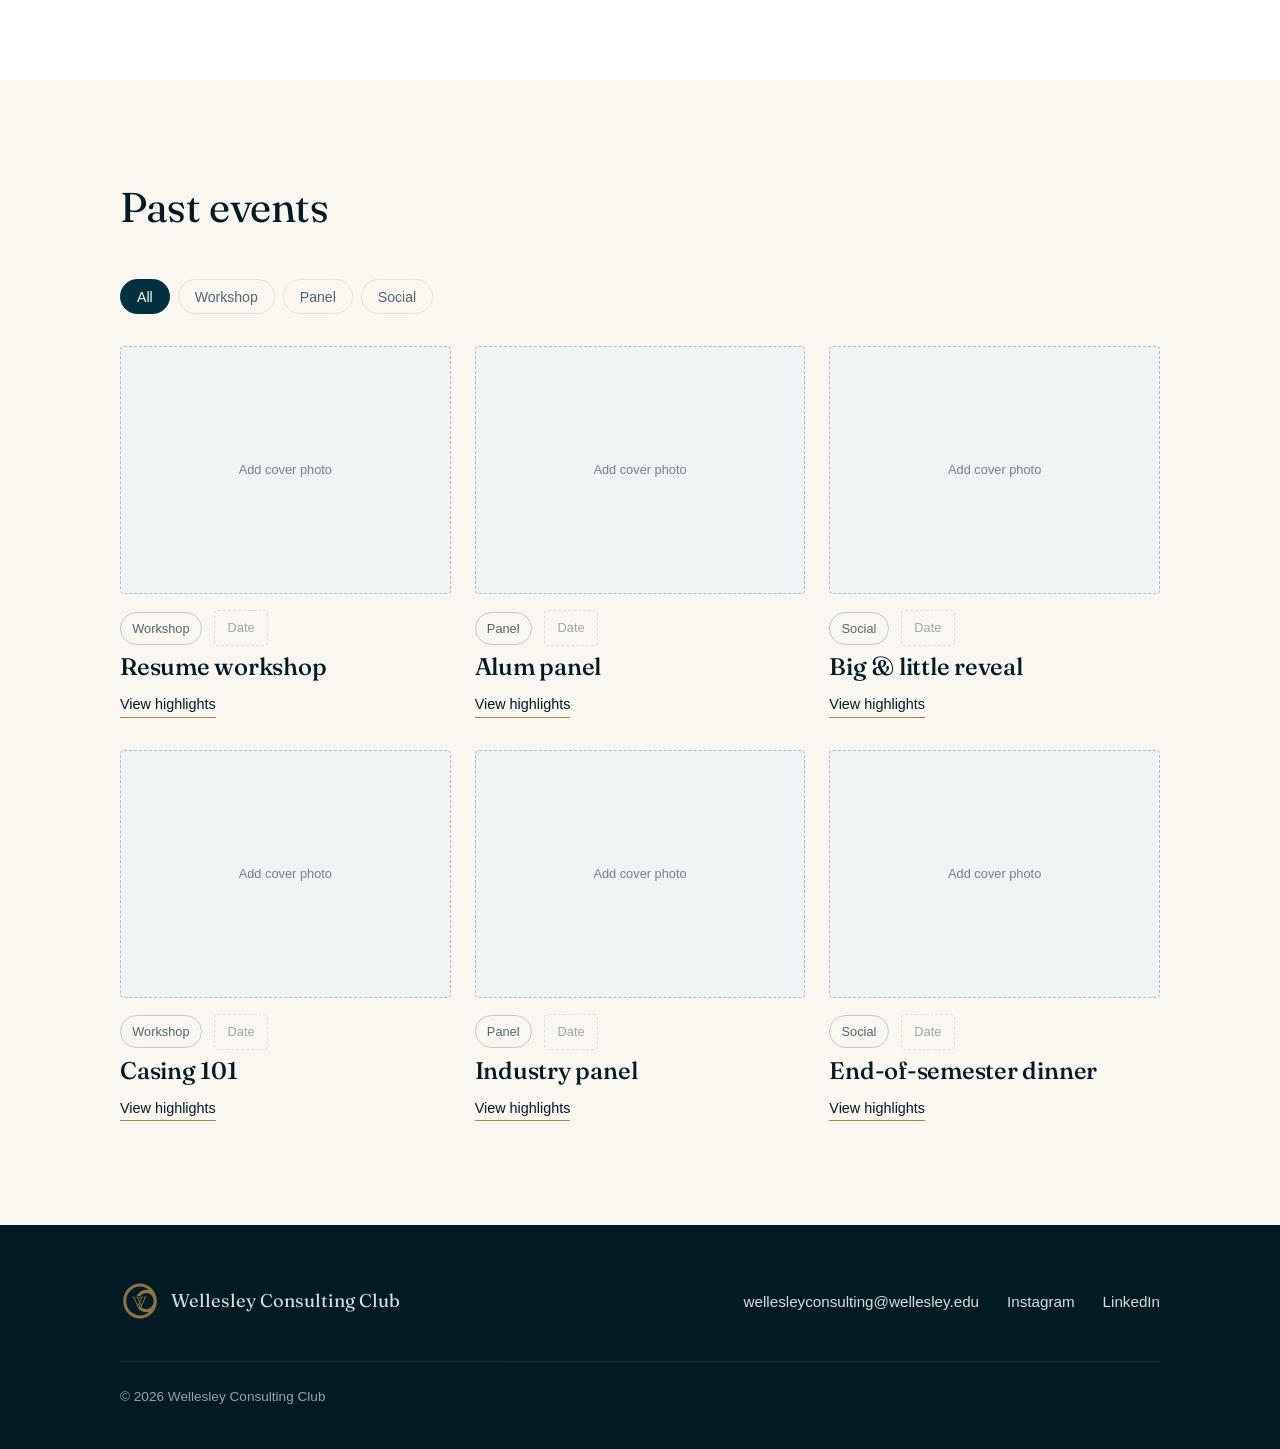
<file: events.html>
<!DOCTYPE html>
<html lang="en">
<head>
<meta charset="UTF-8">
<meta name="viewport" content="width=device-width, initial-scale=1, viewport-fit=cover">
<title>Events | Wellesley Consulting Club</title>
<meta name="description" content="Wellesley Consulting Club: a student-run consulting organization.">
<link rel="icon" href="images/favicon.svg" type="image/svg+xml">
<link rel="preconnect" href="https://fonts.googleapis.com">
<link rel="preconnect" href="https://fonts.gstatic.com" crossorigin>
<link href="https://fonts.googleapis.com/css2?family=Fraunces:opsz,wght@9..144,300;9..144,400;9..144,500&family=Libre+Baskerville:wght@400;700&family=Inter:wght@400;500;600&family=Source+Sans+3:wght@400;600&display=swap" rel="stylesheet">
<link rel="stylesheet" href="styles.css">
<script src="site.js" defer></script>
</head>
<body>
<!--
  HOW TO EDIT THIS PAGE
  - Text: type inside any empty tag, e.g. <p data-ph="Add text"></p>  ->  <p>Your words</p>
  - Photos: put an image inside an empty photo box:
      <div class="photo" data-ph="Add photo"></div>
      ->  <div class="photo"><img src="images/your-photo.jpg" alt="Short description"></div>
  - Empty boxes show a dashed "Add ..." hint; they disappear once filled.
  - Header, footer, email and social links are set once in site.js.
-->
<div id="site-header"></div>
<main>

<!--
  MOVING SECTIONS: each section sits between a "START" and "END" comment.
  Cut everything from START to END and paste it where you want it.
  Backgrounds alternate (white / cream) automatically, whatever the order.
-->
  <!-- ============ START: Banner ============ -->
  <section class="banner banner--page">
    <!-- Optional background photo: <div class="banner-bg"><img src="images/your-photo.jpg" alt=""></div> -->
    <div class="banner-bg"></div>
    <div class="ring" data-logo="navy"></div>
    <div class="wrap">
      <h1>Events</h1>
      <p>Events are open to all current Wellesley students and visitors.</p>
      <div class="actions"><a class="btn btn--accent" href="index.html#mailing-list">Get event updates</a></div>
    </div>
  </section>
  <!-- ============ END: Banner ============ -->

  <!-- ============ START: 2026–2027 Events ============ -->
  <section class="section">
    <div class="wrap">
      <div class="section-head">
        <h2>2026–2027 Academic Year</h2>
      </div>

      <!-- ----- Up next: your next event -----
           Image: put a flyer or photo inside the photo box.
           For a portrait flyer, change "photo" to "photo photo--tall". -->
      <article class="upcoming">
        <div class="photo" data-ph="Add event flyer or photo"></div>
        <div class="upcoming-body">
          <span class="upcoming-label">Up next</span>
          <h3>Resume 101</h3>
          <p>Learn how to tailor your resume for consulting!</p>
          <dl class="facts">
            <div><dt>Thursday, Oct. 1 | 7:00pm</dt></div>
            <div><dt>PNE 139</dt></div>
          </dl>
        </div>
      </article>

      <!-- ----- Earlier this year: click a card to see highlights ----- -->
      <h3 class="subhead">Earlier this year</h3>
      <div class="events">
        <!-- Event: copy this whole <article> to add another -->
        <article class="event" data-category="Workshop">
          <button class="event-open">
            <div class="photo" data-ph="Add cover photo"></div>
            <div class="event-meta"><span class="tag">Workshop</span><span data-ph="Date"></span></div>
            <h3 data-ph="Event name"></h3>
            <span class="event-more">View highlights</span>
          </button>
          <!-- Shown in the popup -->
          <div class="event-details">
            <p class="muted" data-ph="Add a short description"></p>
            <ul class="highlights">
              <li data-ph="Highlight"></li>
              <li data-ph="Highlight"></li>
              <li data-ph="Highlight"></li>
            </ul>
            <div class="gallery">
              <div class="photo" data-ph="Add photo"></div>
              <div class="photo" data-ph="Add photo"></div>
              <div class="photo" data-ph="Add photo"></div>
            </div>
          </div>
        </article>
        <!-- Event: copy this whole <article> to add another -->
        <article class="event" data-category="Panel">
          <button class="event-open">
            <div class="photo" data-ph="Add cover photo"></div>
            <div class="event-meta"><span class="tag">Panel</span><span data-ph="Date"></span></div>
            <h3 data-ph="Event name"></h3>
            <span class="event-more">View highlights</span>
          </button>
          <!-- Shown in the popup -->
          <div class="event-details">
            <p class="muted" data-ph="Add a short description"></p>
            <ul class="highlights">
              <li data-ph="Highlight"></li>
              <li data-ph="Highlight"></li>
              <li data-ph="Highlight"></li>
            </ul>
            <div class="gallery">
              <div class="photo" data-ph="Add photo"></div>
              <div class="photo" data-ph="Add photo"></div>
              <div class="photo" data-ph="Add photo"></div>
            </div>
          </div>
        </article>
        <!-- Event: copy this whole <article> to add another -->
        <article class="event" data-category="Social">
          <button class="event-open">
            <div class="photo" data-ph="Add cover photo"></div>
            <div class="event-meta"><span class="tag">Social</span><span data-ph="Date"></span></div>
            <h3 data-ph="Event name"></h3>
            <span class="event-more">View highlights</span>
          </button>
          <!-- Shown in the popup -->
          <div class="event-details">
            <p class="muted" data-ph="Add a short description"></p>
            <ul class="highlights">
              <li data-ph="Highlight"></li>
              <li data-ph="Highlight"></li>
              <li data-ph="Highlight"></li>
            </ul>
            <div class="gallery">
              <div class="photo" data-ph="Add photo"></div>
              <div class="photo" data-ph="Add photo"></div>
              <div class="photo" data-ph="Add photo"></div>
            </div>
          </div>
        </article>
      </div>
    </div>
  </section>
  <!-- ============ END: 2026–2027 Events ============ -->

  <!-- ============ START: Past Events ============ -->
  <!-- Filter buttons are created automatically from each event's data-category. -->
  <section class="section">
    <div class="wrap">
      <div class="section-head"><h2>Past events</h2></div>
      <div class="filters"></div>
      <div class="events">
        <!-- Event: copy this whole <article> to add another -->
        <article class="event" data-category="Workshop">
          <button class="event-open">
            <div class="photo" data-ph="Add cover photo"></div>
            <div class="event-meta"><span class="tag">Workshop</span><span data-ph="Date"></span></div>
            <h3>Resume workshop</h3>
            <span class="event-more">View highlights</span>
          </button>
          <!-- Shown in the popup -->
          <div class="event-details">
            <p class="muted" data-ph="Add a short description"></p>
            <ul class="highlights">
              <li data-ph="Highlight"></li>
              <li data-ph="Highlight"></li>
              <li data-ph="Highlight"></li>
            </ul>
            <div class="gallery">
              <div class="photo" data-ph="Add photo"></div>
              <div class="photo" data-ph="Add photo"></div>
              <div class="photo" data-ph="Add photo"></div>
            </div>
          </div>
        </article>
        <!-- Event: copy this whole <article> to add another -->
        <article class="event" data-category="Panel">
          <button class="event-open">
            <div class="photo" data-ph="Add cover photo"></div>
            <div class="event-meta"><span class="tag">Panel</span><span data-ph="Date"></span></div>
            <h3>Alum panel</h3>
            <span class="event-more">View highlights</span>
          </button>
          <!-- Shown in the popup -->
          <div class="event-details">
            <p class="muted" data-ph="Add a short description"></p>
            <ul class="highlights">
              <li data-ph="Highlight"></li>
              <li data-ph="Highlight"></li>
              <li data-ph="Highlight"></li>
            </ul>
            <div class="gallery">
              <div class="photo" data-ph="Add photo"></div>
              <div class="photo" data-ph="Add photo"></div>
              <div class="photo" data-ph="Add photo"></div>
            </div>
          </div>
        </article>
        <!-- Event: copy this whole <article> to add another -->
        <article class="event" data-category="Social">
          <button class="event-open">
            <div class="photo" data-ph="Add cover photo"></div>
            <div class="event-meta"><span class="tag">Social</span><span data-ph="Date"></span></div>
            <h3>Big &amp; little reveal</h3>
            <span class="event-more">View highlights</span>
          </button>
          <!-- Shown in the popup -->
          <div class="event-details">
            <p class="muted" data-ph="Add a short description"></p>
            <ul class="highlights">
              <li data-ph="Highlight"></li>
              <li data-ph="Highlight"></li>
              <li data-ph="Highlight"></li>
            </ul>
            <div class="gallery">
              <div class="photo" data-ph="Add photo"></div>
              <div class="photo" data-ph="Add photo"></div>
              <div class="photo" data-ph="Add photo"></div>
            </div>
          </div>
        </article>
        <!-- Event: copy this whole <article> to add another -->
        <article class="event" data-category="Workshop">
          <button class="event-open">
            <div class="photo" data-ph="Add cover photo"></div>
            <div class="event-meta"><span class="tag">Workshop</span><span data-ph="Date"></span></div>
            <h3>Casing 101</h3>
            <span class="event-more">View highlights</span>
          </button>
          <!-- Shown in the popup -->
          <div class="event-details">
            <p class="muted" data-ph="Add a short description"></p>
            <ul class="highlights">
              <li data-ph="Highlight"></li>
              <li data-ph="Highlight"></li>
              <li data-ph="Highlight"></li>
            </ul>
            <div class="gallery">
              <div class="photo" data-ph="Add photo"></div>
              <div class="photo" data-ph="Add photo"></div>
              <div class="photo" data-ph="Add photo"></div>
            </div>
          </div>
        </article>
        <!-- Event: copy this whole <article> to add another -->
        <article class="event" data-category="Panel">
          <button class="event-open">
            <div class="photo" data-ph="Add cover photo"></div>
            <div class="event-meta"><span class="tag">Panel</span><span data-ph="Date"></span></div>
            <h3>Industry panel</h3>
            <span class="event-more">View highlights</span>
          </button>
          <!-- Shown in the popup -->
          <div class="event-details">
            <p class="muted" data-ph="Add a short description"></p>
            <ul class="highlights">
              <li data-ph="Highlight"></li>
              <li data-ph="Highlight"></li>
              <li data-ph="Highlight"></li>
            </ul>
            <div class="gallery">
              <div class="photo" data-ph="Add photo"></div>
              <div class="photo" data-ph="Add photo"></div>
              <div class="photo" data-ph="Add photo"></div>
            </div>
          </div>
        </article>
        <!-- Event: copy this whole <article> to add another -->
        <article class="event" data-category="Social">
          <button class="event-open">
            <div class="photo" data-ph="Add cover photo"></div>
            <div class="event-meta"><span class="tag">Social</span><span data-ph="Date"></span></div>
            <h3>End-of-semester dinner</h3>
            <span class="event-more">View highlights</span>
          </button>
          <!-- Shown in the popup -->
          <div class="event-details">
            <p class="muted" data-ph="Add a short description"></p>
            <ul class="highlights">
              <li data-ph="Highlight"></li>
              <li data-ph="Highlight"></li>
              <li data-ph="Highlight"></li>
            </ul>
            <div class="gallery">
              <div class="photo" data-ph="Add photo"></div>
              <div class="photo" data-ph="Add photo"></div>
              <div class="photo" data-ph="Add photo"></div>
            </div>
          </div>
        </article>
      </div>
    </div>
  </section>
  <!-- ============ END: Past Events ============ -->
</main>
<div id="site-footer"></div>
</body>
</html>
</file>
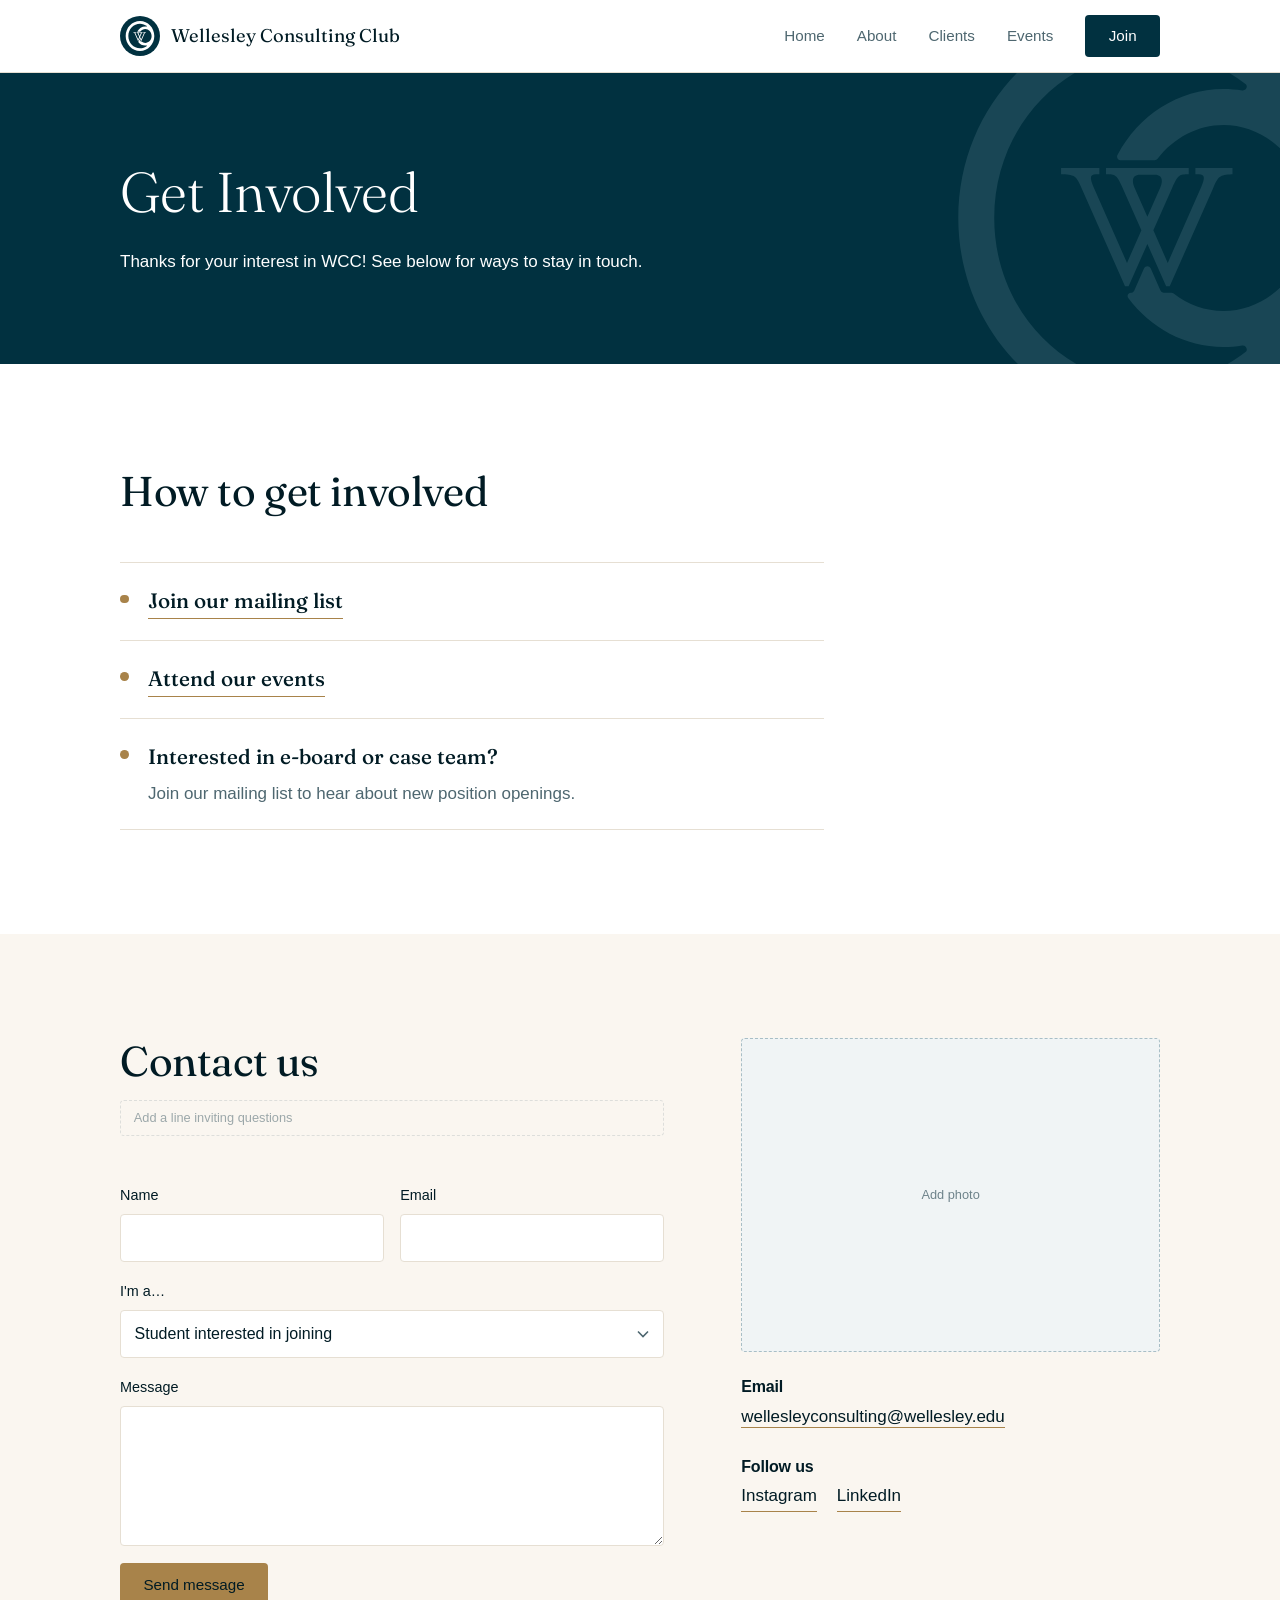
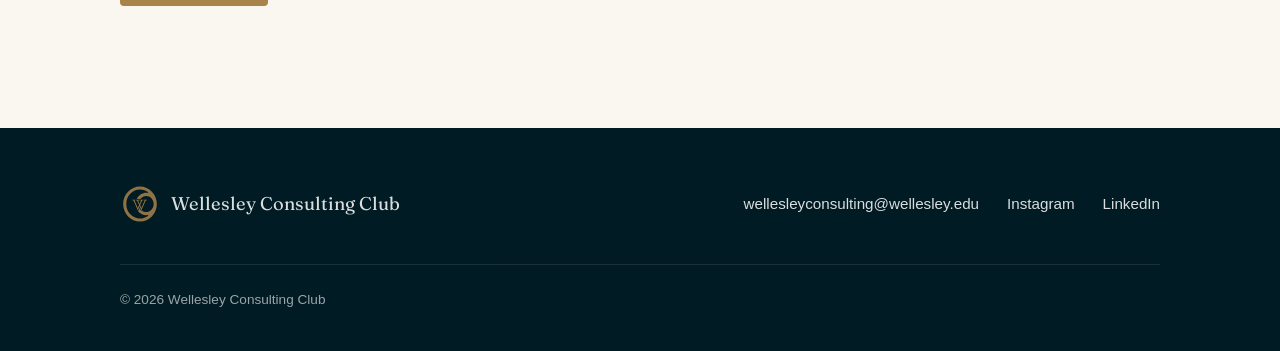
<file: join.html>
<!DOCTYPE html>
<html lang="en">
<head>
<meta charset="UTF-8">
<meta name="viewport" content="width=device-width, initial-scale=1, viewport-fit=cover">
<title>Get involved | Wellesley Consulting Club</title>
<meta name="description" content="Wellesley Consulting Club: a student-run consulting organization.">
<link rel="icon" href="images/favicon.svg" type="image/svg+xml">
<link rel="preconnect" href="https://fonts.googleapis.com">
<link rel="preconnect" href="https://fonts.gstatic.com" crossorigin>
<link href="https://fonts.googleapis.com/css2?family=Fraunces:opsz,wght@9..144,300;9..144,400;9..144,500&family=Libre+Baskerville:wght@400;700&family=Inter:wght@400;500;600&family=Source+Sans+3:wght@400;600&display=swap" rel="stylesheet">
<link rel="stylesheet" href="styles.css">
<script src="site.js" defer></script>
</head>
<body>
<!--
  HOW TO EDIT THIS PAGE
  - Text: type inside any empty tag, e.g. <p data-ph="Add text"></p>  ->  <p>Your words</p>
  - Photos: put an image inside an empty photo box:
      <div class="photo" data-ph="Add photo"></div>
      ->  <div class="photo"><img src="images/your-photo.jpg" alt="Short description"></div>
  - Empty boxes show a dashed "Add ..." hint; they disappear once filled.
  - Header, footer, email and social links are set once in site.js.
-->
<div id="site-header"></div>
<main>

<!--
  MOVING SECTIONS: each section sits between a "START" and "END" comment.
  Cut everything from START to END and paste it where you want it.
  Backgrounds alternate (white / cream) automatically, whatever the order.
-->

  <!-- ============ START: Banner ============ -->
  <section class="banner banner--page">
    <!-- Optional background photo: <div class="banner-bg"><img src="images/your-photo.jpg" alt=""></div> -->
    <div class="banner-bg"></div>
    <div class="ring" data-logo="navy"></div>
    <div class="wrap">
      <h1>Get Involved</h1>
      <p>Thanks for your interest in WCC! See below for ways to stay in touch.</p>
    </div>
  </section>
  <!-- ============ END: Banner ============ -->

  <!-- ============ START: How to Get Involved ============ -->
  <section class="section">
    <div class="wrap">
      <div class="section-head">
        <h2>How to get involved</h2>
      </div>
      <ul class="bullets">
        <li><a href="index.html#mailing-list">Join our mailing list</a></li>
        <li><a href="events.html">Attend our events</a><!--span class="muted" data-ph="Add a short line"></span--></li>
        <li><strong>Interested in e-board or case team?</strong><span class="muted">Join our mailing list to hear about new position openings.</span></li>
      </ul>
    </div>
  </section>
  <!-- ============ END: How to Get Involved ============ -->

  <!-- ============ START: Contact ============ -->
  <!-- ===== Contact form =====
       Connected through Formspree: paste your form ID into site.js
       (forms: { ... }). See DEPLOY.md. -->
  <section class="section" id="contact">
    <div class="wrap contact">
      <div>
        <div class="section-head">
          <h2>Contact us</h2>
          <p class="muted" data-ph="Add a line inviting questions"></p>
        </div>
        <form class="form" data-form="Website message" data-success="Thanks, your message was sent." data-formspree="contact" method="POST">
          <input type="text" name="_gotcha" hidden tabindex="-1" autocomplete="off">
          <div class="form-row">
            <label class="field">Name<input name="name" required autocomplete="name"></label>
            <label class="field">Email<input name="email" type="email" required autocomplete="email"></label>
          </div>
          <label class="field">I'm a…
            <select name="topic"><option>Student interested in joining</option><option>Prospective client</option><option>Alum</option><option>Other</option></select>
          </label>
          <label class="field">Message<textarea name="message" required></textarea></label>
          <button class="btn btn--accent" type="submit">Send message</button>
          <p class="form-status" role="status"></p>
        </form>
      </div>
      <div class="contact-details">
        <div class="photo" data-ph="Add photo"></div>
        <div><h3>Email</h3><a class="text-link" data-email href="#"></a></div>
        <div><h3>Follow us</h3><div class="actions" style="gap:1.25rem" data-socials></div></div>
      </div>
    </div>
  </section>
  <!-- ============ END: Contact ============ -->
</main>
<div id="site-footer"></div>
</body>
</html>
</file>
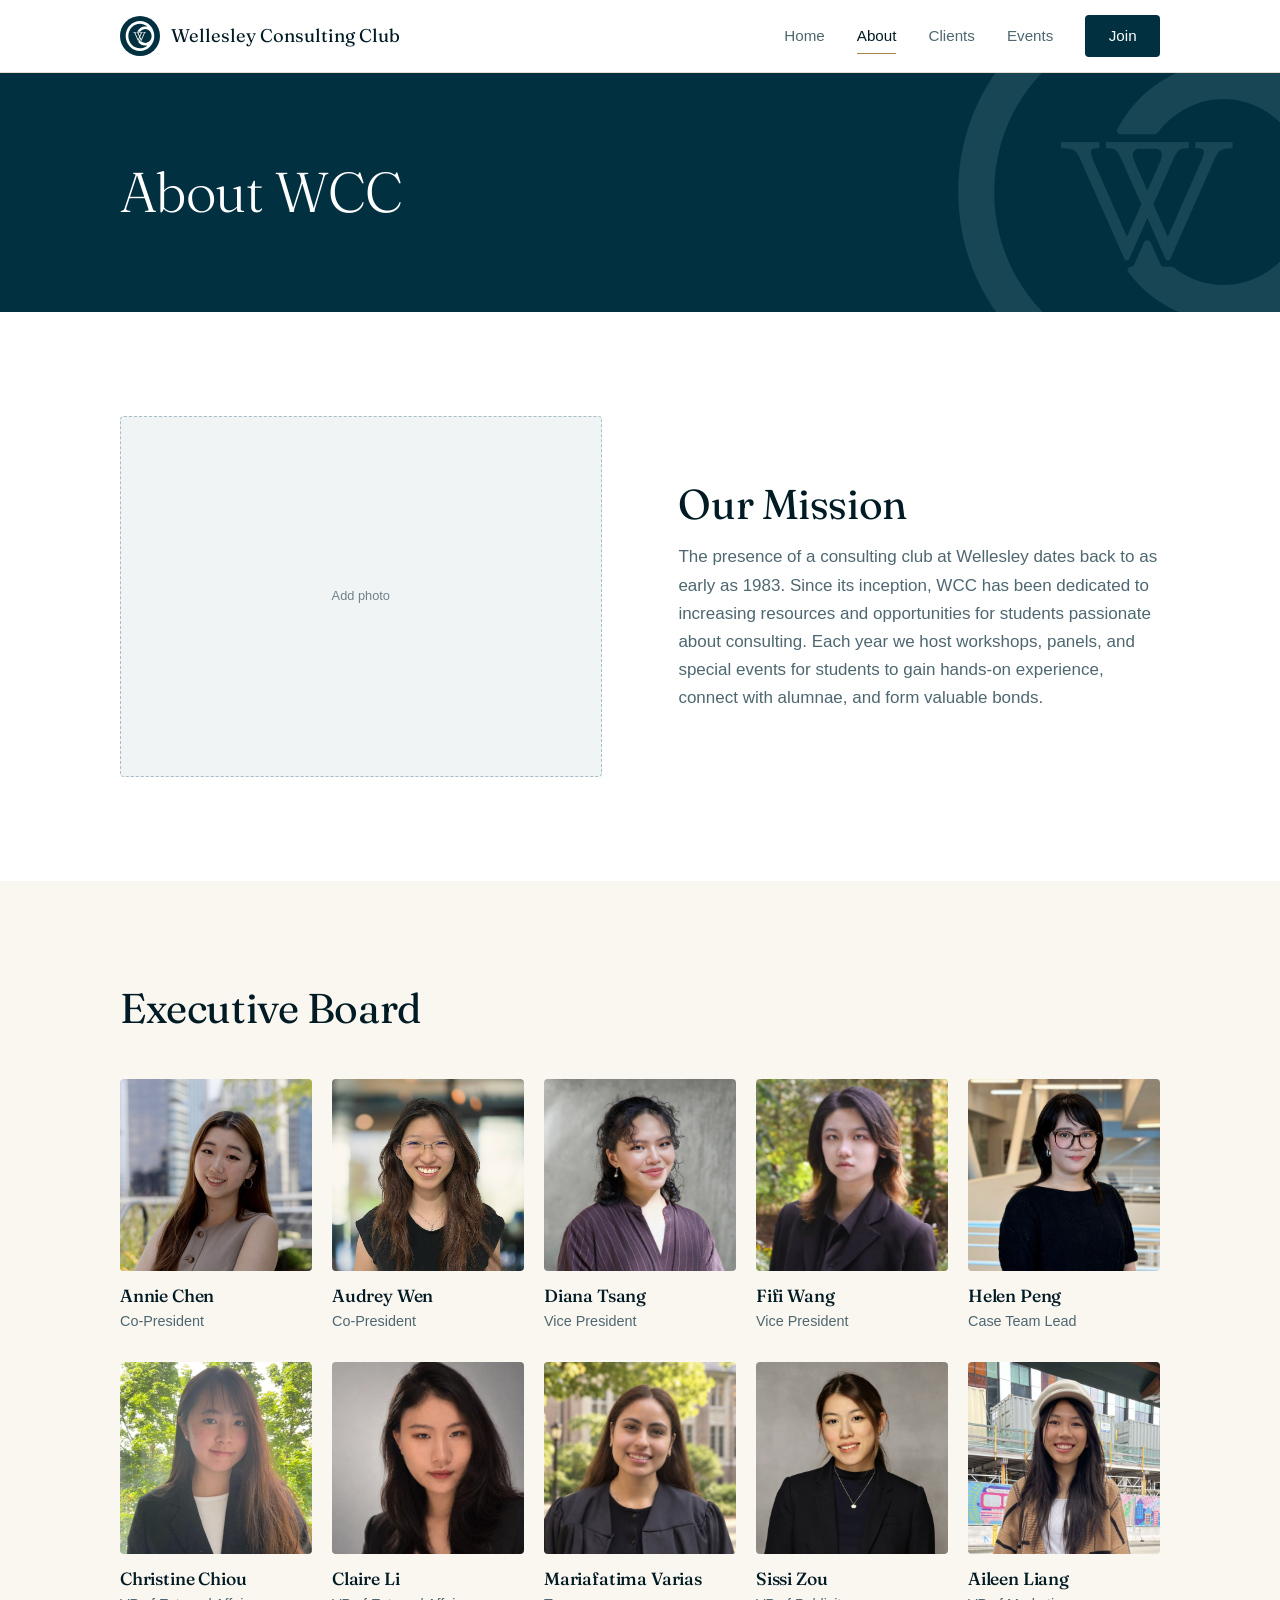
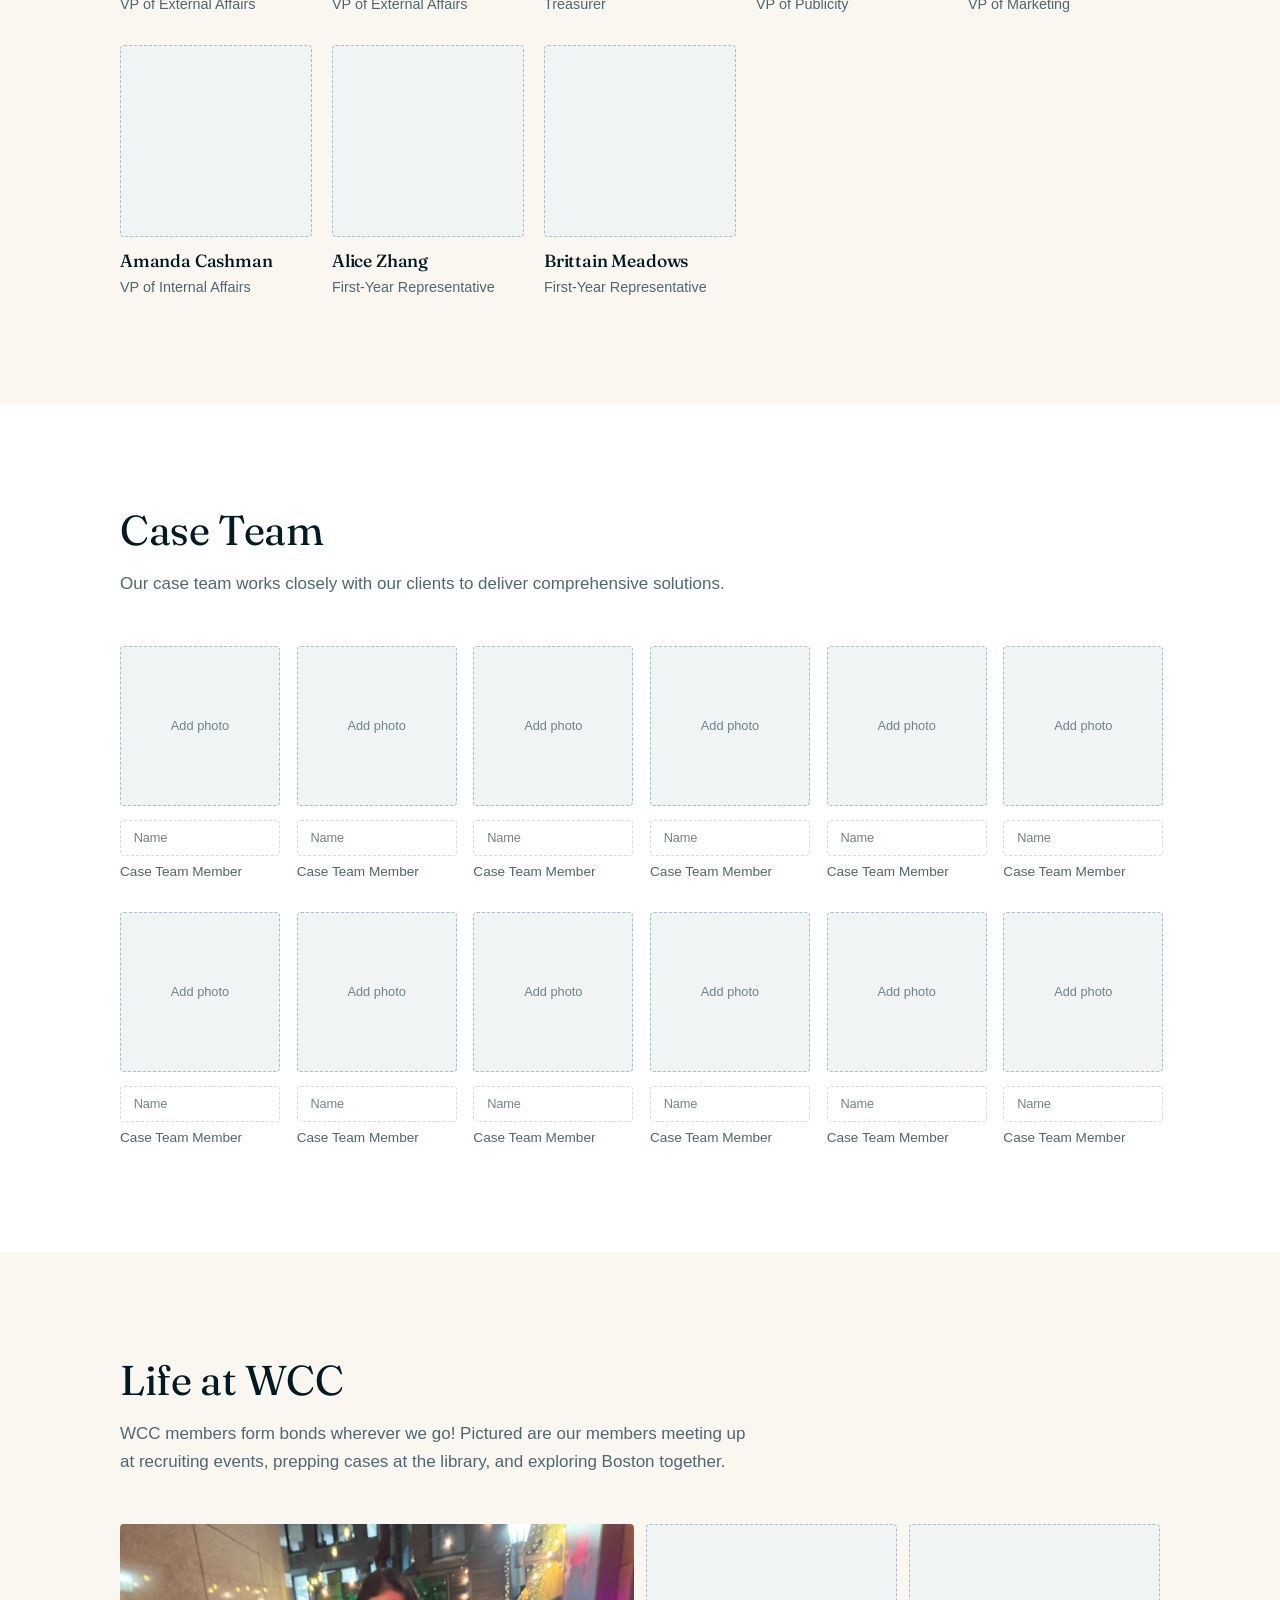
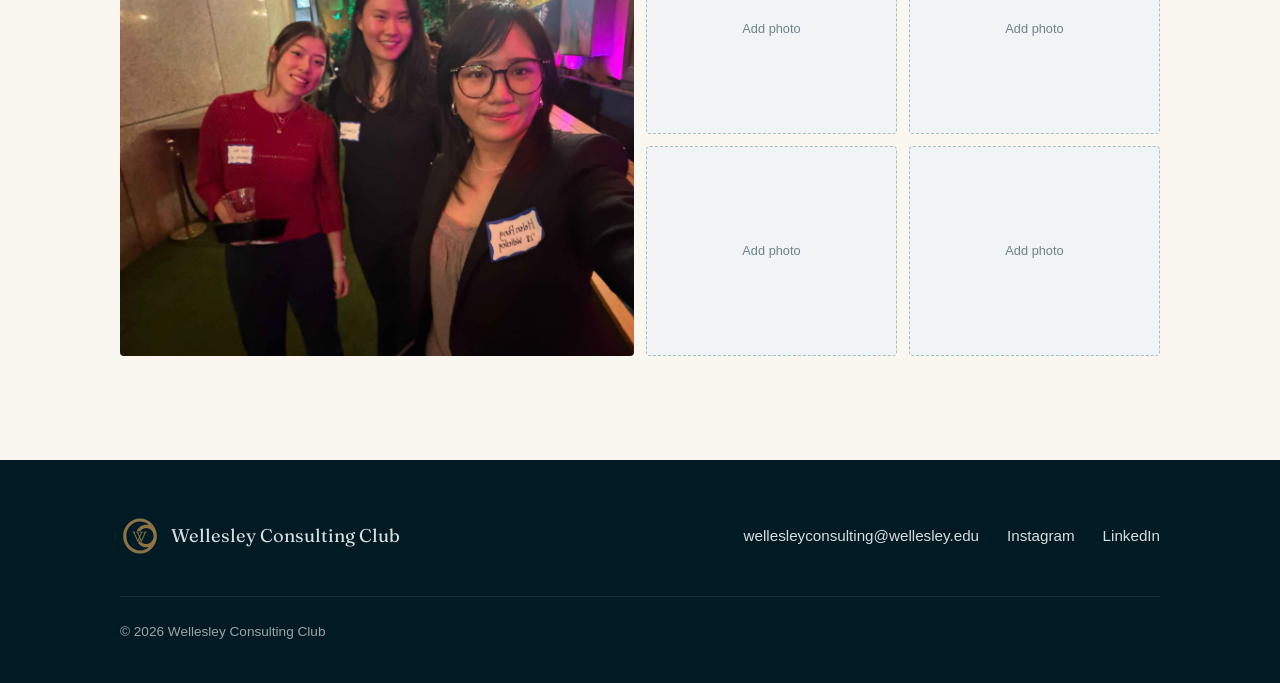
<file: pages/about.html>
<!DOCTYPE html>
<html lang="en">
<head>
<meta charset="UTF-8">
<meta name="viewport" content="width=device-width, initial-scale=1, viewport-fit=cover">
<title>About | Wellesley Consulting Club</title>
<meta name="description" content="Wellesley Consulting Club: a student-run consulting organization.">
<link rel="icon" href="../images/favicon.svg" type="image/svg+xml">
<link rel="preconnect" href="https://fonts.googleapis.com">
<link rel="preconnect" href="https://fonts.gstatic.com" crossorigin>
<link href="https://fonts.googleapis.com/css2?family=Fraunces:opsz,wght@9..144,300;9..144,400;9..144,500&family=Libre+Baskerville:wght@400;700&family=Inter:wght@400;500;600&family=Source+Sans+3:wght@400;600&display=swap" rel="stylesheet">
<link rel="stylesheet" href="../styles.css">
<script src="../site.js" defer></script>
</head>
<body>
<!--
  HOW TO EDIT THIS PAGE
  - Text: type inside any empty tag, e.g. <p data-ph="Add text"></p>  ->  <p>Your words</p>
  - Photos: put an image inside an empty photo box:
      <div class="photo" data-ph="Add photo"></div>
      ->  <div class="photo"><img src="../images/your-photo.jpg" alt="Short description"></div>
  - Empty boxes show a dashed "Add ..." hint; they disappear once filled.
  - Header, footer, email and social links are set once in site.js.
-->
<div id="site-header"></div>
<main>

<!--
  MOVING SECTIONS: each section sits between a "START" and "END" comment.
  Cut everything from START to END and paste it where you want it.
  Backgrounds alternate (white / cream) automatically, whatever the order.
-->

  <!-- ============ START: Banner ============ -->
  <section class="banner banner--page">
    <!-- Optional background photo: <div class="banner-bg"><img src="../images/your-photo.jpg" alt=""></div> -->
    <div class="banner-bg"></div>
    <div class="ring" data-logo="navy"></div>
    <div class="wrap">
      <h1>About WCC</h1>
    </div>
  </section>
  <!-- ============ END: Banner ============ -->

  <!-- ============ START: Our mission ============ -->
  <!-- ===== Mission ===== -->
  <section class="section">
    <div class="wrap split">
      <div class="photo" data-ph="Add photo"></div>
      <div class="stack">
        <h2>Our Mission</h2>
        <p class="muted">The presence of a consulting club at Wellesley dates back to as early as 1983. Since its inception, WCC has been dedicated to increasing resources and opportunities for students passionate about consulting. Each year we host workshops, panels, and special events for students to gain hands-on experience, connect with alumnae, and form valuable bonds.</p>
      </div>
    </div>
  </section>
  <!-- ============ END: Our mission ============ -->

  <!-- ============ START: Executive board ============ -->
  <!-- ===== Executive board: copy a <div class="person"> block to add someone ===== -->
  <section class="section">
    <div class="wrap">
      <div class="section-head">
        <h2>Executive Board</h2>
        <!--p class="muted">Role Descriptions Here.</p-->
      </div>
      <div class="people people--medium">
        <div class="person">
          <div class="photo photo--square"><img src="../images/members/annie_headshot.png"></div>
          <h3>Annie Chen</h3>
          <span class="person-role">Co-President</span>
        </div>
        <div class="person">
          <div class="photo photo--square"><img src="../images/members/audrey_headshot.png"></div>
          <h3>Audrey Wen</h3>
          <span class="person-role">Co-President</span>
        </div>
        <div class="person">
          <div class="photo photo--square"><img src="../images/members/diana_headshot.jpeg"></div>
          <h3>Diana Tsang</h3>
          <span class="person-role">Vice President</span>
        </div>
        <div class="person">
          <div class="photo photo--square"><img src="../images/members/fifi_headshot.png"></div>
          <h3>Fifi Wang</h3>
          <span class="person-role">Vice President</span>
        </div>
        <div class="person">
          <div class="photo photo--square"><img src="../images/members/helen_headshot.png"></div>
          <h3>Helen Peng</h3>
          <span class="person-role">Case Team Lead</span>
        </div>
        <div class="person">
          <div class="photo photo--square"><img src="../images/members/christine_headshot.jpeg"></div>
          <h3>Christine Chiou</h3>
          <span class="person-role">VP of External Affairs</span>
        </div>
        <div class="person">
          <div class="photo photo--square"><img src="../images/members/claire_headshot.png"></div>
          <h3>Claire Li</h3>
          <span class="person-role">VP of External Affairs</span>
        </div>
        <div class="person">
          <div class="photo photo--square"><img src="../images/members/mariafatima_headshot.png"></div>
          <h3>Mariafatima Varias</h3>
          <span class="person-role">Treasurer</span>
        </div>
        <div class="person">
          <div class="photo photo--square"><img src="../images/members/sissi_headshot.png"></div>
          <h3>Sissi Zou</h3>
          <span class="person-role">VP of Publicity</span>
        </div>
        <div class="person">
          <div class="photo photo--square"><img src="../images/members/aileen_headshot.png"></div>
          <h3>Aileen Liang</h3>
          <span class="person-role">VP of Marketing</span>
        </div>
        <div class="person">
          <div class="photo photo--square"></div>
          <h3>Amanda Cashman</h3>
          <span class="person-role">VP of Internal Affairs</span>
        </div>
        <div class="person">
          <div class="photo photo--square"></div>
          <h3>Alice Zhang</h3>
          <span class="person-role">First-Year Representative</span>
        </div>
        <div class="person">
          <div class="photo photo--square"></div>
          <h3>Brittain Meadows</h3>
          <span class="person-role">First-Year Representative</span>
        </div>
      </div>
    </div>
  </section>
  <!-- ============ END: Executive board ============ -->

  <!-- ============ START: Case team ============ -->
  <!-- ===== Case team ===== -->
  <section class="section">
    <div class="wrap">
      <div class="section-head">
        <h2>Case Team</h2>
        <p class="muted">Our case team works closely with our clients to deliver comprehensive solutions.</p>
      </div>
      <div class="people people--small">
        <div class="person">
          <div class="photo photo--square" data-ph="Add photo"></div>
          <h3 data-ph="Name"></h3>
          <span class="person-role">Case Team Member</span>
        </div>
        <div class="person">
          <div class="photo photo--square" data-ph="Add photo"></div>
          <h3 data-ph="Name"></h3>
          <span class="person-role">Case Team Member</span>
        </div>
        <div class="person">
          <div class="photo photo--square" data-ph="Add photo"></div>
          <h3 data-ph="Name"></h3>
          <span class="person-role">Case Team Member</span>
        </div>
        <div class="person">
          <div class="photo photo--square" data-ph="Add photo"></div>
          <h3 data-ph="Name"></h3>
          <span class="person-role">Case Team Member</span>
        </div>
        <div class="person">
          <div class="photo photo--square" data-ph="Add photo"></div>
          <h3 data-ph="Name"></h3>
          <span class="person-role">Case Team Member</span>
        </div>
        <div class="person">
          <div class="photo photo--square" data-ph="Add photo"></div>
          <h3 data-ph="Name"></h3>
          <span class="person-role">Case Team Member</span>
        </div>
        <div class="person">
          <div class="photo photo--square" data-ph="Add photo"></div>
          <h3 data-ph="Name"></h3>
          <span class="person-role">Case Team Member</span>
        </div>
        <div class="person">
          <div class="photo photo--square" data-ph="Add photo"></div>
          <h3 data-ph="Name"></h3>
          <span class="person-role">Case Team Member</span>
        </div>
        <div class="person">
          <div class="photo photo--square" data-ph="Add photo"></div>
          <h3 data-ph="Name"></h3>
          <span class="person-role">Case Team Member</span>
        </div>
        <div class="person">
          <div class="photo photo--square" data-ph="Add photo"></div>
          <h3 data-ph="Name"></h3>
          <span class="person-role">Case Team Member</span>
        </div>
        <div class="person">
          <div class="photo photo--square" data-ph="Add photo"></div>
          <h3 data-ph="Name"></h3>
          <span class="person-role">Case Team Member</span>
        </div>
        <div class="person">
          <div class="photo photo--square" data-ph="Add photo"></div>
          <h3 data-ph="Name"></h3>
          <span class="person-role">Case Team Member</span>
        </div>
      </div>
    </div>
  </section>
  <!-- ============ END: Case team ============ -->
  <!-- ============ START: Life at WCC ============ -->
  <!-- ===== Life at WCC: community photo mosaic (first photo is the large one) ===== -->
  <section class="section">
    <div class="wrap">
      <div class="section-head">
        <h2>Life at WCC</h2>
        <p class="muted">WCC members form bonds wherever we go! Pictured are our members meeting up at recruiting events, prepping cases at the library, and exploring Boston together.</p>
      </div>
      <div class="mosaic">
        <div class="photo"><img src="../images/members/occ.jpg"></div>
        <div class="photo" data-ph="Add photo"></div>
        <div class="photo" data-ph="Add photo"></div>
        <div class="photo" data-ph="Add photo"></div>
        <div class="photo" data-ph="Add photo"></div>
      </div>
    </div>
  </section>
  <!-- ============ END: Life at WCC ============ -->
</main>
<div id="site-footer"></div>
</body>
</html>
</file>
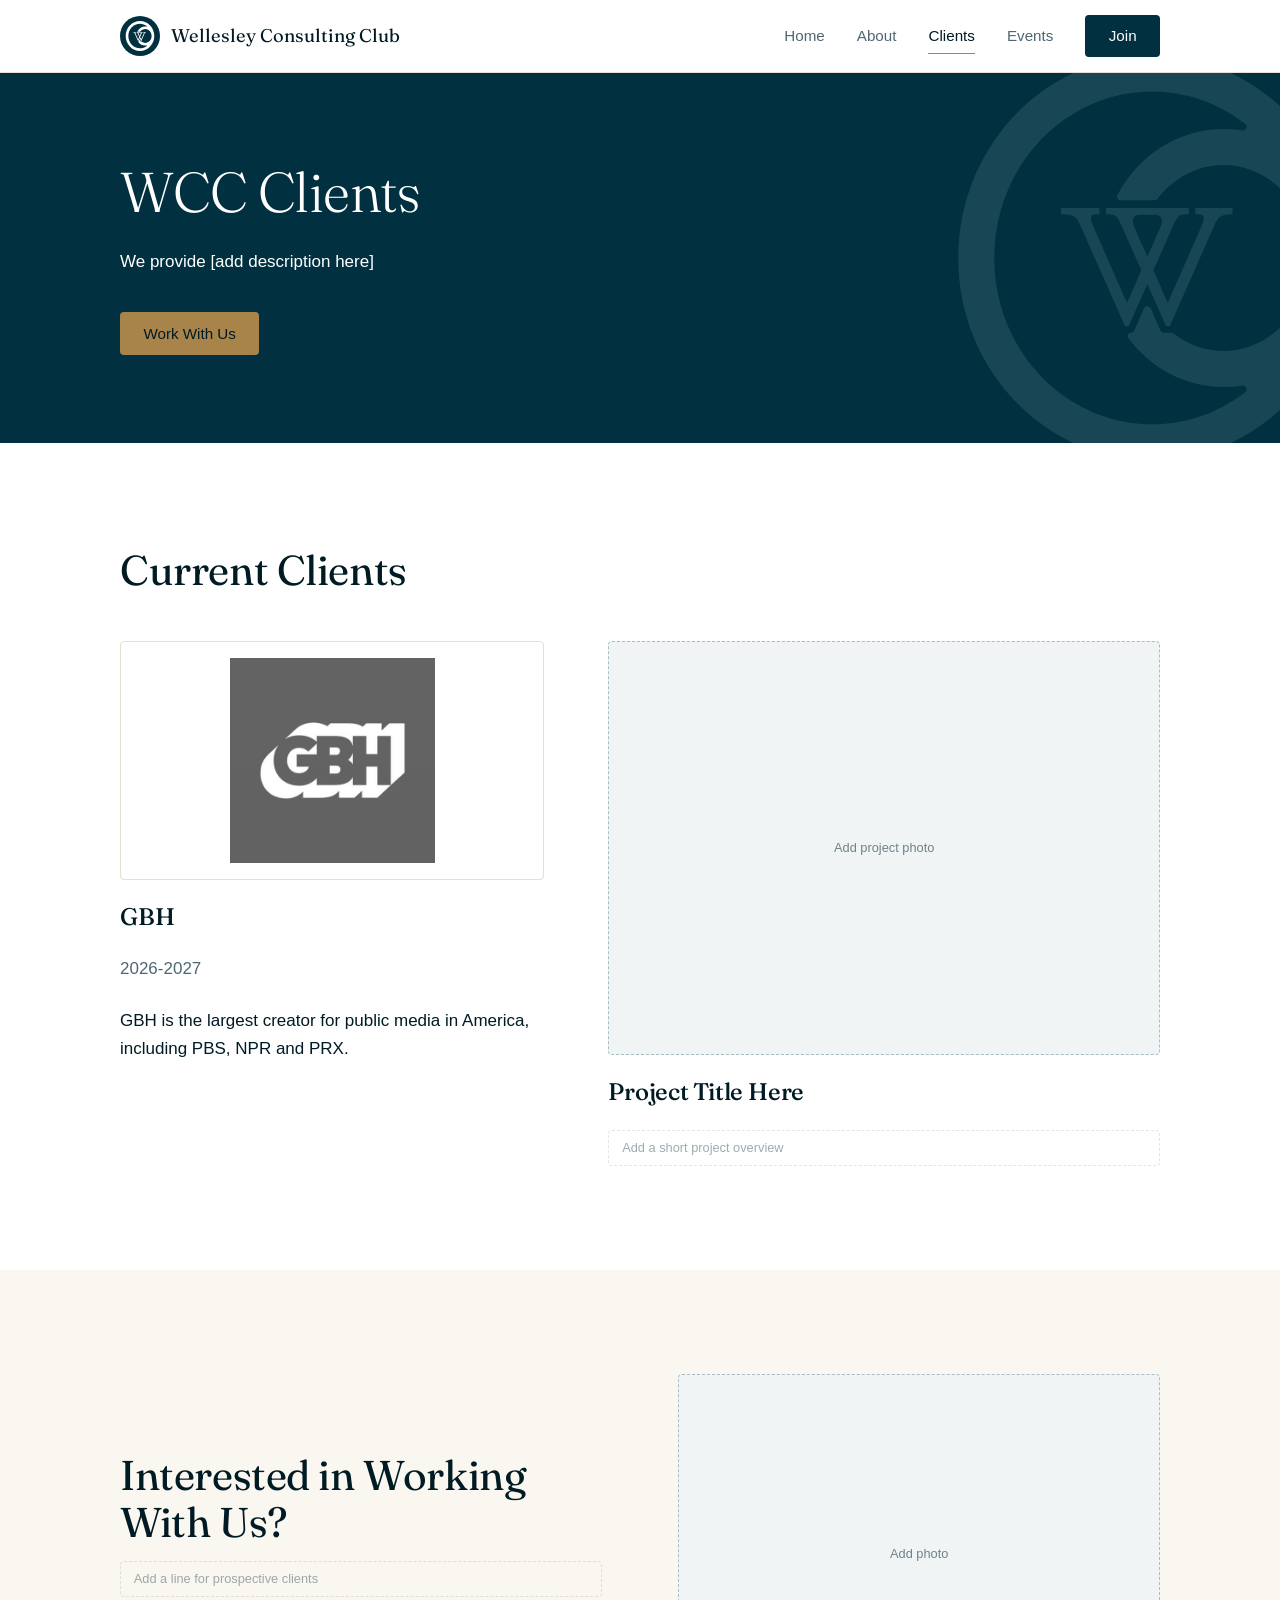
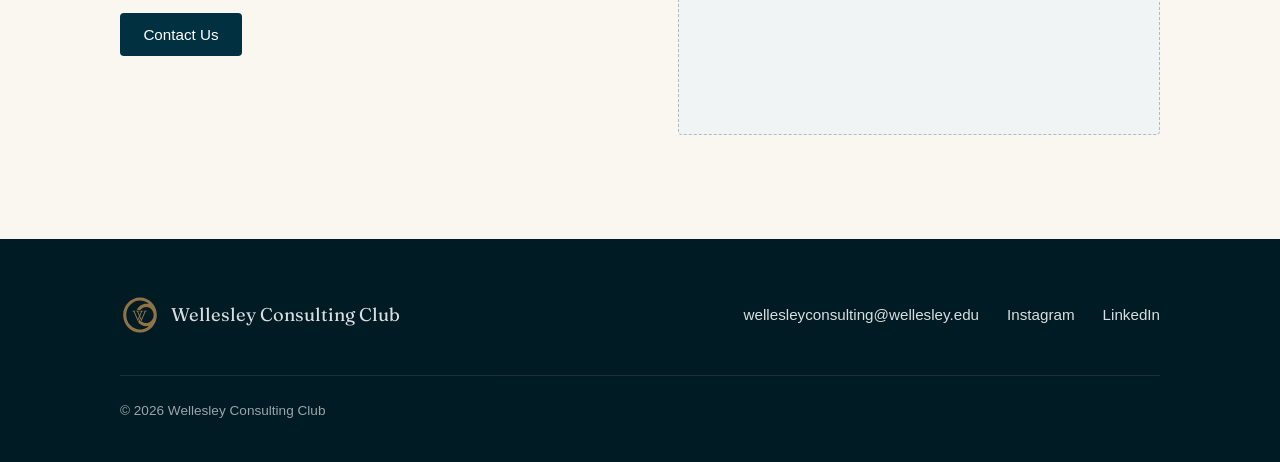
<file: pages/clients.html>
<!DOCTYPE html>
<html lang="en">
<head>
<meta charset="UTF-8">
<meta name="viewport" content="width=device-width, initial-scale=1, viewport-fit=cover">
<title>Clients | Wellesley Consulting Club</title>
<meta name="description" content="Wellesley Consulting Club: a student-run consulting organization.">
<link rel="icon" href="../images/favicon.svg" type="image/svg+xml">
<link rel="preconnect" href="https://fonts.googleapis.com">
<link rel="preconnect" href="https://fonts.gstatic.com" crossorigin>
<link href="https://fonts.googleapis.com/css2?family=Fraunces:opsz,wght@9..144,300;9..144,400;9..144,500&family=Libre+Baskerville:wght@400;700&family=Inter:wght@400;500;600&family=Source+Sans+3:wght@400;600&display=swap" rel="stylesheet">
<link rel="stylesheet" href="../styles.css">
<script src="../site.js" defer></script>
</head>
<body>
<!--
  HOW TO EDIT THIS PAGE
  - Text: type inside any empty tag, e.g. <p data-ph="Add text"></p>  ->  <p>Your words</p>
  - Photos: put an image inside an empty photo box:
      <div class="photo" data-ph="Add photo"></div>
      ->  <div class="photo"><img src="../images/your-photo.jpg" alt="Short description"></div>
  - Empty boxes show a dashed "Add ..." hint; they disappear once filled.
  - Header, footer, email and social links are set once in site.js.
-->
<div id="site-header"></div>
<main>

<!--
  MOVING SECTIONS: each section sits between a "START" and "END" comment.
  Cut everything from START to END and paste it where you want it.
  Backgrounds alternate (white / cream) automatically, whatever the order.
-->

  <!-- ============ START: Banner ============ -->
  <section class="banner banner--page">
    <!-- Optional background photo: <div class="banner-bg"><img src="../images/your-photo.jpg" alt=""></div> -->
    <div class="banner-bg"></div>
    <div class="ring" data-logo="navy"></div>
    <div class="wrap">
      <h1>WCC Clients</h1>
      <p>We provide [add description here]</p>
      <div class="actions"><a class="btn btn--accent" href="join.html#contact">Work With Us</a></div>
    </div>
  </section>
  <!-- ============ END: Banner ============ -->

  <!-- ============ START: Current client ============ -->
  <!-- ===== Current client ===== -->
  <section class="section">
    <div class="wrap">
      <div class="section-head"><h2>Current Clients</h2></div>
      <div class="client-feature">
        <div class="stack" style="gap:1.5rem;justify-items:stretch">
          <div class="photo photo--logo"><img src="../images/clients/gbh_logo.jpg"></div>
          <h3>GBH</h3>
          <div class="muted"><dt>2026-2027</dt></dd></div>
          <div>GBH is the largest creator for public media in America, including PBS, NPR and PRX.</div>
        </div>
        <div class="stack" style="gap:1.5rem;justify-items:stretch">
          <div class="photo" data-ph="Add project photo"></div>
          <h3>Project Title Here</h3>
          <p class="muted" data-ph="Add a short project overview"></p>
        </div>
      </div>
      <!-- Project photos -->
      <!--div class="photo-row" style="margin-top:clamp(2rem,4vw,3rem)">
        <div class="photo" data-ph="Add team photo"></div>
        <div class="photo" data-ph="Add photo"></div>
        <div class="photo" data-ph="Add photo"></div>
      </div-->
    </div>
  </section>
  <!-- ============ END: Current client ============ -->

  <!-- ============ START: Past clients ============ -->
  <!-- ===== Past clients ===== -->
  <!--section class="section">
    <div class="wrap">
      <div class="section-head">
        <h2>Past Clients</h2>
      </div>
      <div class="logos">
        <div class="photo photo--logo" data-ph="Add logo"></div>
        <div class="photo photo--logo" data-ph="Add logo"></div>
        <div class="photo photo--logo" data-ph="Add logo"></div>
        <div class="photo photo--logo" data-ph="Add logo"></div>
        <div class="photo photo--logo" data-ph="Add logo"></div>
        <div class="photo photo--logo" data-ph="Add logo"></div>
        <div class="photo photo--logo" data-ph="Add logo"></div>
        <div class="photo photo--logo" data-ph="Add logo"></div>
      </div>
    </div>
  </section-->
  <!-- ============ END: Past clients ============ -->

  <!-- ============ TIMELINE ============== -->
   <!--section class="section">
    <div class="wrap">
      <div class="section-head"><h2>How It Works</h2></div>
      <p>[Timeline Here]</p>
    </div-->
  <!-- ============ START: Interested in working with us? ============ -->
  <section class="section">
    <div class="wrap split">
      <div class="stack">
        <h2>Interested in Working With Us?</h2>
        <p class="muted" data-ph="Add a line for prospective clients"></p>
        <a class="btn btn--solid" href="join.html#contact">Contact Us</a>
      </div>
      <div class="photo" data-ph="Add photo"></div>
    </div>
  </section>
  <!-- ============ END: Interested in working with us? ============ -->
</main>
<div id="site-footer"></div>
</body>
</html>
</file>
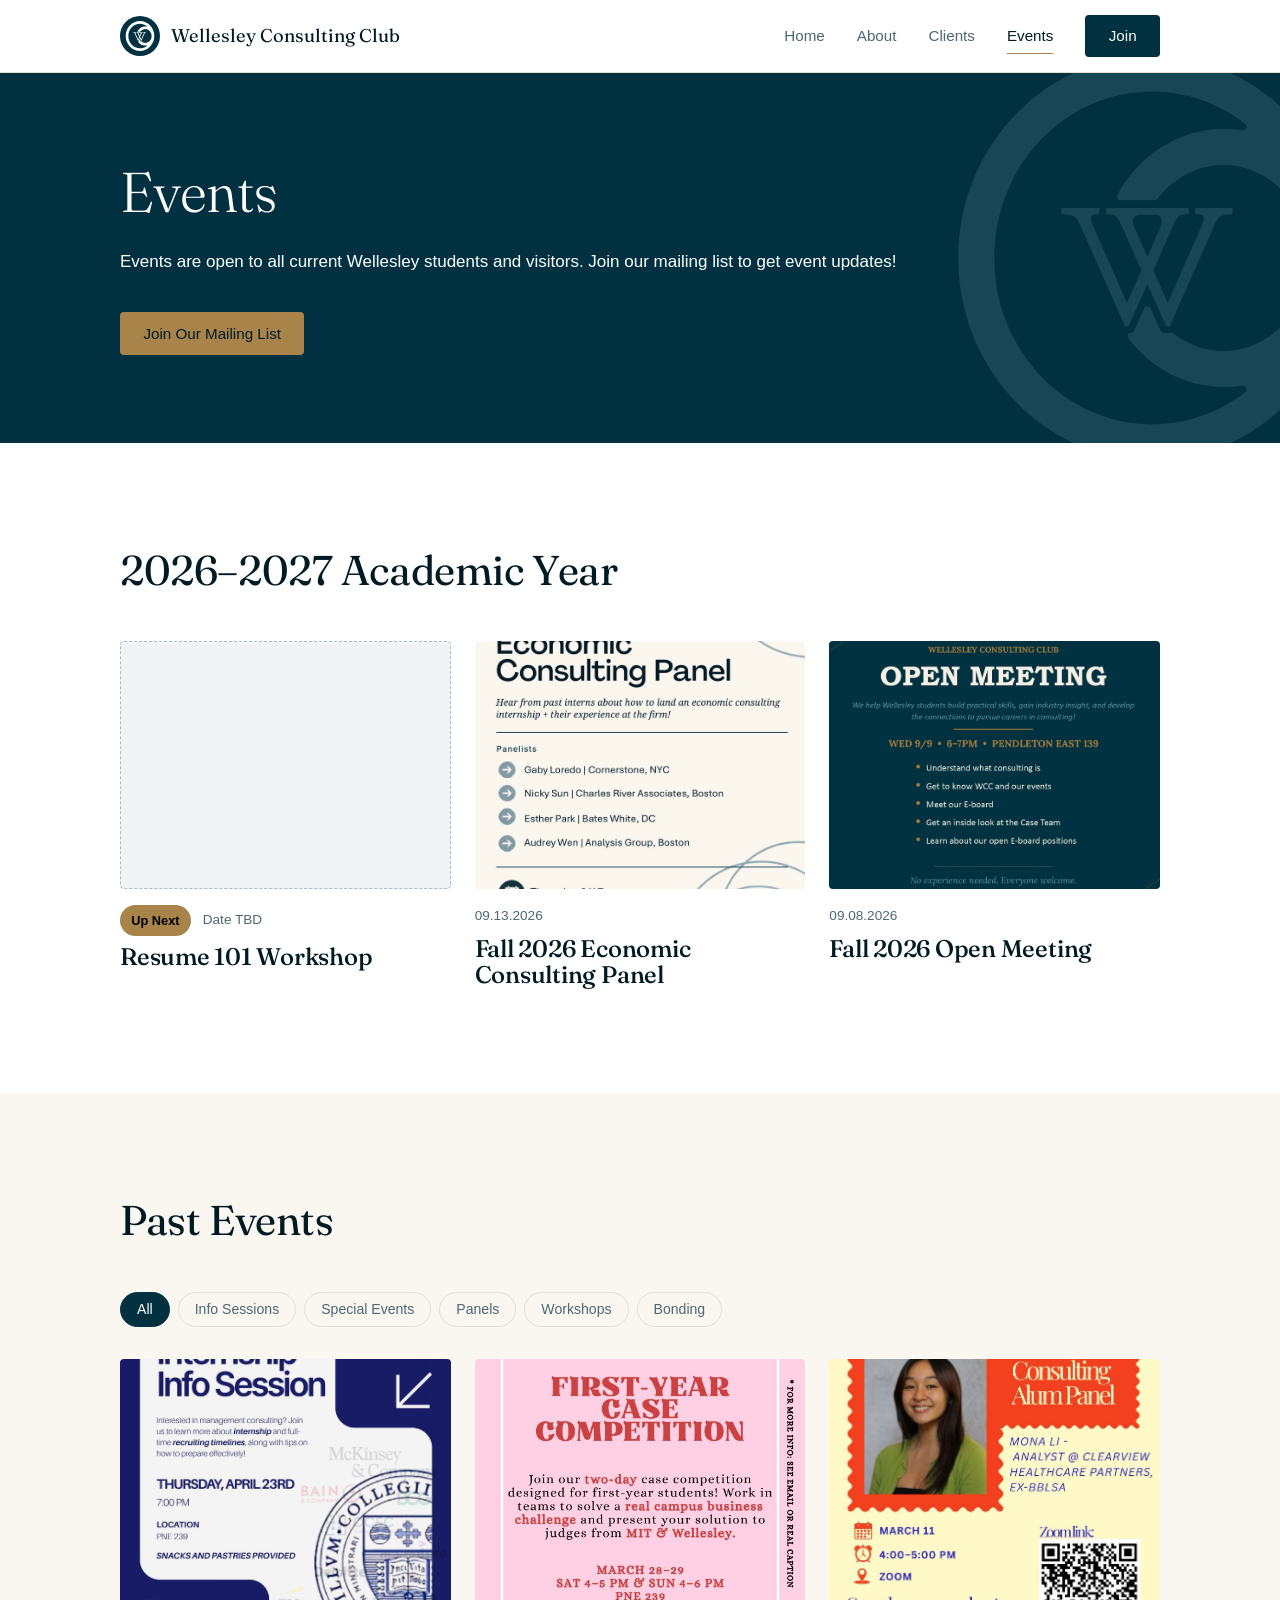
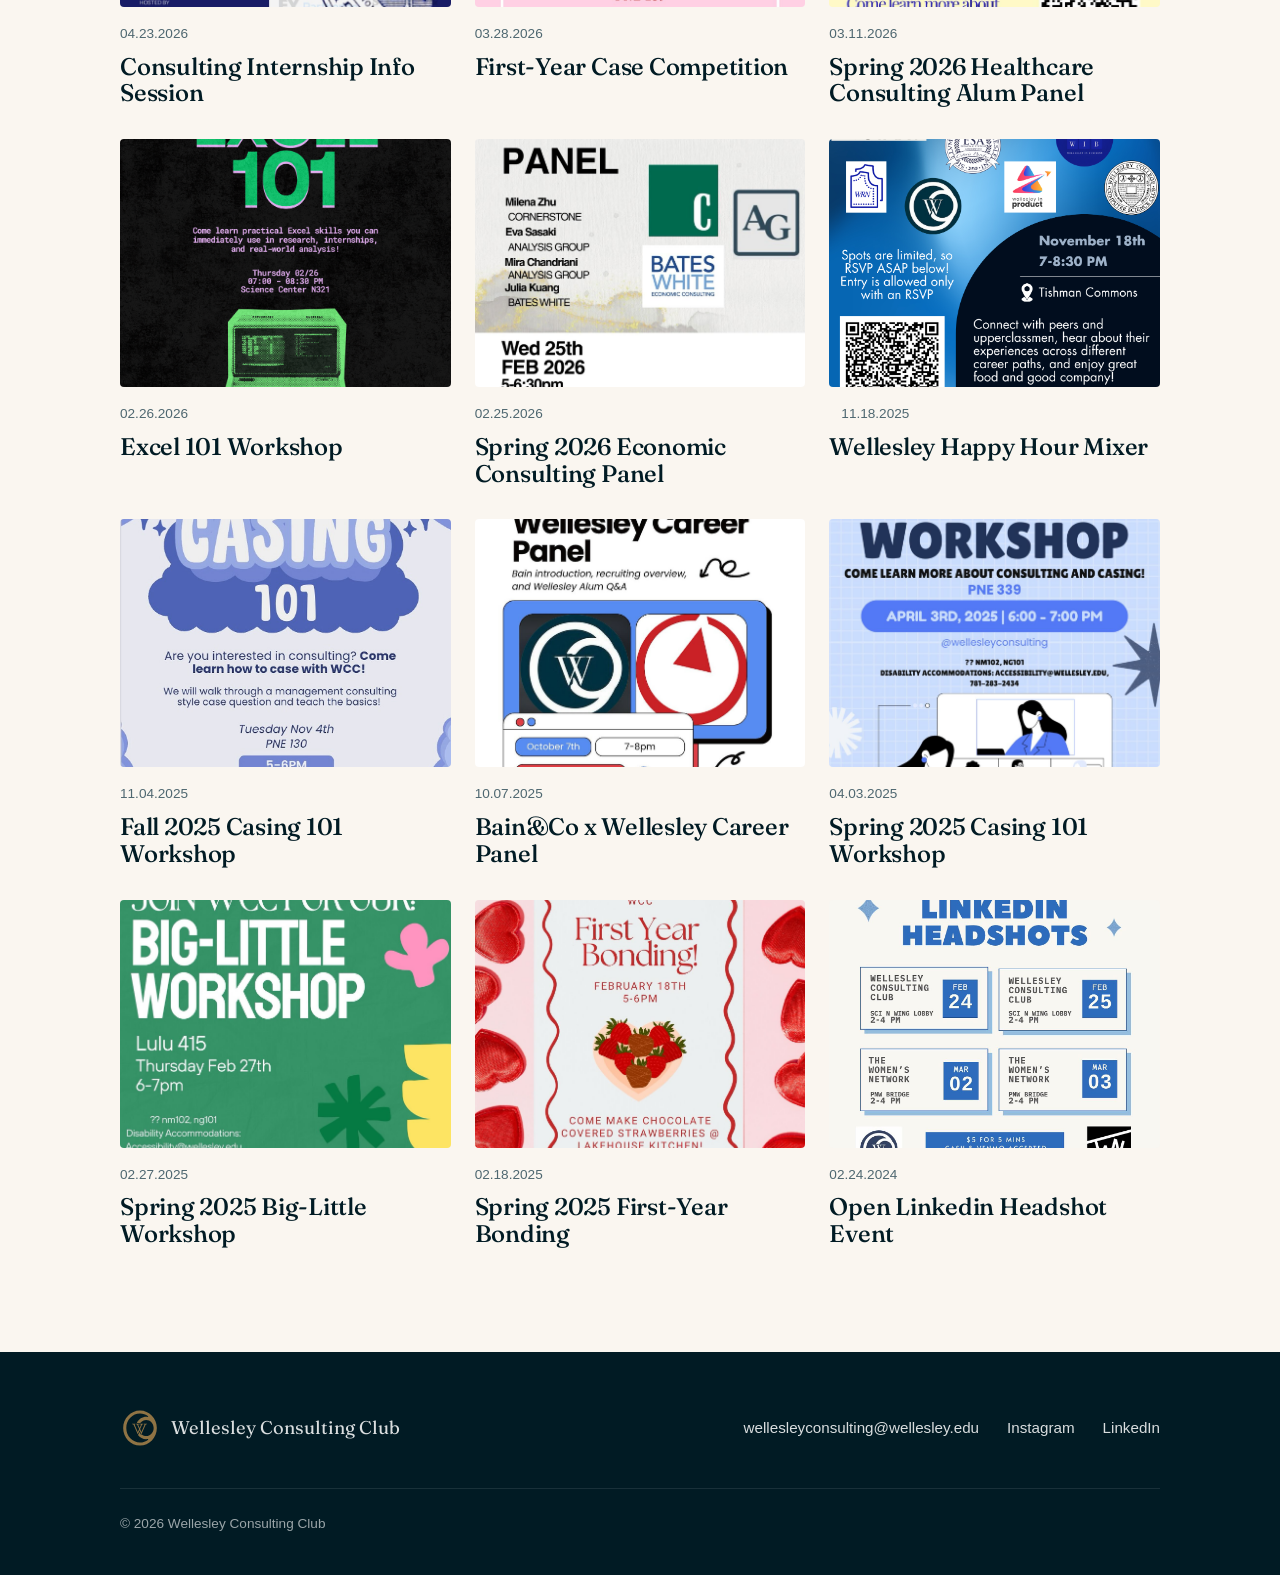
<file: pages/events.html>
<!DOCTYPE html>
<html lang="en">
<head>
<meta charset="UTF-8">
<meta name="viewport" content="width=device-width, initial-scale=1, viewport-fit=cover">
<title>Events | Wellesley Consulting Club</title>
<meta name="description" content="Wellesley Consulting Club: a student-run consulting organization.">
<link rel="icon" href="../images/favicon.svg" type="image/svg+xml">
<link rel="preconnect" href="https://fonts.googleapis.com">
<link rel="preconnect" href="https://fonts.gstatic.com" crossorigin>
<link href="https://fonts.googleapis.com/css2?family=Fraunces:opsz,wght@9..144,300;9..144,400;9..144,500&family=Libre+Baskerville:wght@400;700&family=Inter:wght@400;500;600&family=Source+Sans+3:wght@400;600&display=swap" rel="stylesheet">
<link rel="stylesheet" href="../styles.css">
<script src="../site.js" defer></script>
</head>
<body>
<!--
  HOW TO EDIT THIS PAGE
  - Text: type inside any empty tag, e.g. <p data-ph="Add text"></p>  ->  <p>Your words</p>
  - Photos: put an image inside an empty photo box:
      <div class="photo" data-ph="Add photo"></div>
      ->  <div class="photo"><img src="../images/your-photo.jpg" alt="Short description"></div>
  - Empty boxes show a dashed "Add ..." hint; they disappear once filled.
  - Header, footer, email and social links are set once in site.js.
-->
<div id="site-header"></div>
<main>

<!--
  MOVING SECTIONS: each section sits between a "START" and "END" comment.
  Cut everything from START to END and paste it where you want it.
  Backgrounds alternate (white / cream) automatically, whatever the order.
-->
  <!-- ============ START: Banner ============ -->
  <section class="banner banner--page">
    <!-- Optional background photo: <div class="banner-bg"><img src="../images/your-photo.jpg" alt=""></div> -->
    <div class="banner-bg"></div>
    <div class="ring" data-logo="navy"></div>
    <div class="wrap">
      <h1>Events</h1>
      <p>Events are open to all current Wellesley students and visitors. Join our mailing list to get event updates!</p>
      <div class="actions"><a class="btn btn--accent" href="../index.html#mailing-list">Join Our Mailing List</a></div>
    </div>
  </section>
  <!-- ============ END: Banner ============ -->

  <!-- ============ START: 2026–2027 Events ============ -->
  <section class="section">
    <div class="wrap">
      <div class="section-head">
        <h2>2026–2027 Academic Year</h2>
      </div>

      <!-- ----- Up next: your next event -----
           Image: put a flyer or photo inside the photo box.
           For a portrait flyer, change "photo" to "photo photo--tall". -->
      <!--article class="upcoming">
        <div class="photo" data-ph="Add event flyer or photo"></div>
        <div class="upcoming-body">
          <span class="upcoming-label">Up Next</span>
          <h3>Resume 101</h3>
          <p>Learn how to tailor your resume for consulting!</p>
          <dl class="facts">
            <div><dt>Date</dt><dd>Thursday, Oct. 1</dd></div>
            <div><dt>Time</dt><dd>7:00pm - 8:00pm</dd></div>
            <div><dt>Location</dt><dd>PNE 139</dd></div>
          </dl>
        </div>
      </article-->

      <!-- ----- Earlier this year: click a card to see highlights ----- -->
      <!--h3 class="subhead">Earlier This Year</h3-->
      <div class="events">
        <!--Event: copy this whole <article> to add another-->
        <article class="event" data-category="Workshops">
          <button class="event-open">
            <div class="photo"></div>
            <div class="event-meta"><span class="tag up-next">Up Next</span><span>Date TBD</span></div>
            <h3>Resume 101 Workshop</h3>
            <!--span class="event-more">View highlights</span-->
          </button>
        </article>
        <!--Event: copy this whole <article> to add another-->
        <article class="event" data-category="Panels">
          <button class="event-open">
            <div class="photo"><img src="../images/event_spam/fall2026_econpanel.jpg"></div>
            <div class="event-meta"><span>09.13.2026</span></div>
            <h3>Fall 2026 Economic Consulting Panel</h3>
            <!--span class="event-more">View highlights</span-->
          </button>
          <!-- Shown in the popup -->
          <!--div class="event-details">
            <p class="muted" data-ph="Add a short description"></p>
            <ul class="highlights">
              <li data-ph="Highlight"></li>
              <li data-ph="Highlight"></li>
              <li data-ph="Highlight"></li>
            </ul>
            <div class="gallery">
              <div class="photo" data-ph="Add photo"></div>
              <div class="photo" data-ph="Add photo"></div>
              <div class="photo" data-ph="Add photo"></div>
            </div>
          </div-->
        </article>
        <!-- Event: copy this whole <article> to add another -->
        <article class="event" data-category="Info Sessions">
          <button class="event-open">
            <div class="photo"><img src="../images/event_spam/fall2026_openmeeting.jpg"></div>
            <div class="event-meta"><span>09.08.2026</span></div>
            <h3>Fall 2026 Open Meeting</h3>
          </button>
        </article>
      </div>
    </div>
  </section>
  <!-- ============ END: 2026–2027 Events ============ -->

  <!-- ============ START: Past Events ============ -->
  <!-- Filter buttons are created automatically from each event's data-category. -->
  <section class="section">
    <div class="wrap">
      <div class="section-head"><h2>Past Events</h2></div>
      <div class="filters"></div>
      <div class="events">
                <!-- Event: copy this whole <article> to add another -->
        <article class="event" data-category="Info Sessions">
          <button class="event-open">
            <div class="photo"><img src="../images/event_spam/spring2026_infosession.jpg"></div>
            <div class="event-meta"><span>04.23.2026</span></div>
            <h3>Consulting Internship Info Session</h3>
          </button>
        </article>
        <!-- Event: copy this whole <article> to add another -->
        <article class="event" data-category="Special Events">
          <button class="event-open">
            <div class="photo"><img src="../images/event_spam/spring2026_casecomp.jpg"></div>
            <div class="event-meta"><span>03.28.2026</span></div>
            <h3>First-Year Case Competition</h3>
          </button>
        </article>
        <!-- Event: copy this whole <article> to add another -->
        <article class="event" data-category="Panels">
          <button class="event-open">
            <div class="photo"><img src="../images/event_spam/spring2026_healthcarepanel.jpg"></div>
            <div class="event-meta"><span>03.11.2026</span></div>
            <h3>Spring 2026 Healthcare Consulting Alum Panel</h3>
          </button>
        </article>
        <!-- Event: copy this whole <article> to add another -->
        <article class="event" data-category="Workshops">
          <button class="event-open">
            <div class="photo"><img src="../images/event_spam/spring2026_excel101.png"></div>
            <div class="event-meta"><span>02.26.2026</span></div>
            <h3>Excel 101 Workshop</h3>
          </button>
        </article>
        <!-- Event: copy this whole <article> to add another -->
        <article class="event" data-category="Panels">
          <button class="event-open">
            <div class="photo"><img src="../images/event_spam/spring2026_econpanel.jpg"></div>
            <div class="event-meta"><span>02.25.2026</span></div>
            <h3>Spring 2026 Economic Consulting Panel</h3>
          </button>
        </article>
        <!-- Event: copy this whole <article> to add another -->
        <article class="event" data-category="Special Events">
          <button class="event-open">
            <div class="photo"><img src="../images/event_spam/fall2025_mixer.png"></div>
            <div class="event-meta"><span></span>11.18.2025</div>
            <h3>Wellesley Happy Hour Mixer</h3>
            <!--span class="event-more">View highlights</span-->
          </button>
          <!-- Shown in the popup -->
          <!--div class="event-details">
            <p class="muted" data-ph="Add a short description"></p>
            <ul class="highlights">
              <li data-ph="Highlight"></li>
              <li data-ph="Highlight"></li>
              <li data-ph="Highlight"></li>
            </ul>
            <div class="gallery">
              <div class="photo" data-ph="Add photo"></div>
              <div class="photo" data-ph="Add photo"></div>
              <div class="photo" data-ph="Add photo"></div>
            </div>
          </div--->
        </article>
        <!-- Event: copy this whole <article> to add another -->
        <article class="event" data-category="Workshops">
          <button class="event-open">
            <div class="photo"><img src="../images/event_spam/fall2025_casing101.jpg"></div>
            <div class="event-meta"><span>11.04.2025</span></div>
            <h3>Fall 2025 Casing 101 Workshop</h3>
          </button>
        </article>
        <!-- Event: copy this whole <article> to add another -->
        <article class="event" data-category="Panels">
          <button class="event-open">
            <div class="photo"><img src="../images/event_spam/fall2025_bain.jpg"></div>
            <div class="event-meta"><span>10.07.2025</span></div>
            <h3>Bain&Co x Wellesley Career Panel</h3>
          </button>
        </article>
        <!-- Event: copy this whole <article> to add another -->
        <article class="event" data-category="Workshops">
          <button class="event-open">
            <div class="photo"><img src="../images/event_spam/spring2025_casing.jpg"></div>
            <div class="event-meta"><span>04.03.2025</span></div>
            <h3>Spring 2025 Casing 101 Workshop</h3>
          </button>
        </article>
        <!-- Event: copy this whole <article> to add another -->
        <article class="event" data-category="Bonding">
          <button class="event-open">
            <div class="photo"><img src="../images/event_spam/spring2025_biglittle.jpg"></div>
            <div class="event-meta"><span>02.27.2025</span></div>
            <h3>Spring 2025 Big-Little Workshop</h3>
          </button>
        </article>
        <!-- Event: copy this whole <article> to add another -->
        <article class="event" data-category="Bonding">
          <button class="event-open">
            <div class="photo"><img src="../images/event_spam/spring2025_fybonding.jpg"></div>
            <div class="event-meta"><span>02.18.2025</span></div>
            <h3>Spring 2025 First-Year Bonding</h3>
          </button>
        </article>
        <!-- Event: copy this whole <article> to add another -->
        <article class="event" data-category="Special Events">
          <button class="event-open">
            <div class="photo"><img src="../images/event_spam/spring2024_headshots.jpg"></div>
            <div class="event-meta"><span>02.24.2024</span></div>
            <h3>Open Linkedin Headshot Event</h3>
          </button>
        </article>
      </div>
    </div>
  </section>
  <!-- ============ END: Past Events ============ -->
</main>
<div id="site-footer"></div>
</body>
</html>
</file>
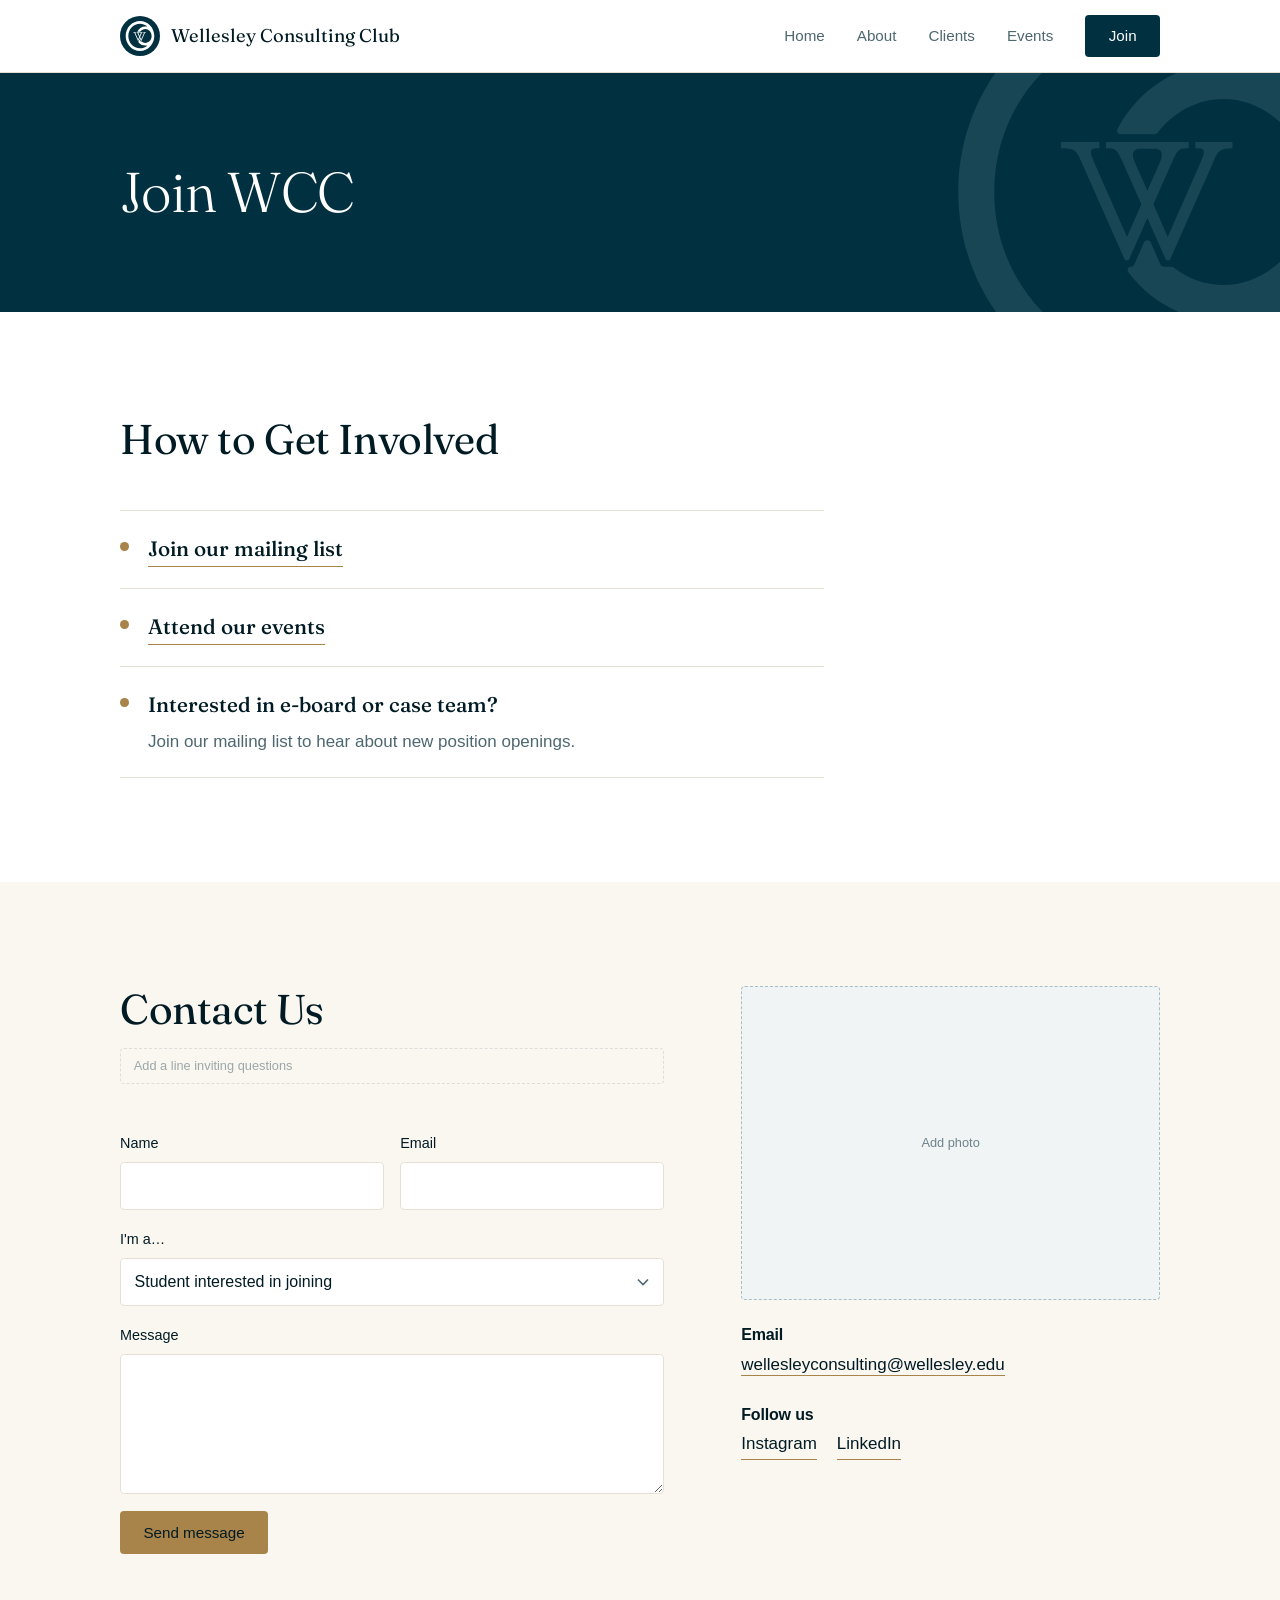
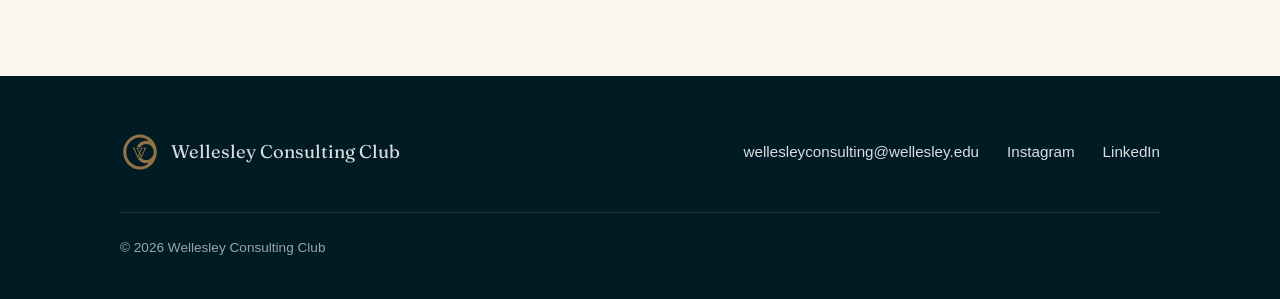
<file: pages/join.html>
<!DOCTYPE html>
<html lang="en">
<head>
<meta charset="UTF-8">
<meta name="viewport" content="width=device-width, initial-scale=1, viewport-fit=cover">
<title>Get involved | Wellesley Consulting Club</title>
<meta name="description" content="Wellesley Consulting Club: a student-run consulting organization.">
<link rel="icon" href="../images/favicon.svg" type="image/svg+xml">
<link rel="preconnect" href="https://fonts.googleapis.com">
<link rel="preconnect" href="https://fonts.gstatic.com" crossorigin>
<link href="https://fonts.googleapis.com/css2?family=Fraunces:opsz,wght@9..144,300;9..144,400;9..144,500&family=Libre+Baskerville:wght@400;700&family=Inter:wght@400;500;600&family=Source+Sans+3:wght@400;600&display=swap" rel="stylesheet">
<link rel="stylesheet" href="../styles.css">
<script src="../site.js" defer></script>
</head>
<body>
<!--
  HOW TO EDIT THIS PAGE
  - Text: type inside any empty tag, e.g. <p data-ph="Add text"></p>  ->  <p>Your words</p>
  - Photos: put an image inside an empty photo box:
      <div class="photo" data-ph="Add photo"></div>
      ->  <div class="photo"><img src="../images/your-photo.jpg" alt="Short description"></div>
  - Empty boxes show a dashed "Add ..." hint; they disappear once filled.
  - Header, footer, email and social links are set once in site.js.
-->
<div id="site-header"></div>
<main>

<!--
  MOVING SECTIONS: each section sits between a "START" and "END" comment.
  Cut everything from START to END and paste it where you want it.
  Backgrounds alternate (white / cream) automatically, whatever the order.
-->

  <!-- ============ START: Banner ============ -->
  <section class="banner banner--page">
    <!-- Optional background photo: <div class="banner-bg"><img src="../images/your-photo.jpg" alt=""></div> -->
    <div class="banner-bg"></div>
    <div class="ring" data-logo="navy"></div>
    <div class="wrap">
      <h1>Join WCC</h1>
    </div>
  </section>
  <!-- ============ END: Banner ============ -->

  <!-- ============ START: How to Get Involved ============ -->
  <section class="section">
    <div class="wrap">
      <div class="section-head">
        <h2>How to Get Involved</h2>
      </div>
      <ul class="bullets">
        <li><a href="../index.html#mailing-list">Join our mailing list</a></li>
        <li><a href="events.html">Attend our events</a><!--span class="muted" data-ph="Add a short line"></span--></li>
        <li><strong>Interested in e-board or case team?</strong><span class="muted">Join our mailing list to hear about new position openings.</span></li>
      </ul>
    </div>
  </section>
  <!-- ============ END: How to Get Involved ============ -->

  <!-- ============ START: Contact ============ -->
  <!-- ===== Contact form =====
       Connected through Formspree: paste your form ID into site.js
       (forms: { ... }). See DEPLOY.md. -->
  <section class="section" id="contact">
    <div class="wrap contact">
      <div>
        <div class="section-head">
          <h2>Contact Us</h2>
          <p class="muted" data-ph="Add a line inviting questions"></p>
        </div>
        <form class="form" data-form="Website message" data-success="Thanks, your message was sent." data-formspree="contact" method="POST">
          <input type="text" name="_gotcha" hidden tabindex="-1" autocomplete="off">
          <div class="form-row">
            <label class="field">Name<input name="name" required autocomplete="name"></label>
            <label class="field">Email<input name="email" type="email" required autocomplete="email"></label>
          </div>
          <label class="field">I'm a…
            <select name="topic"><option>Student interested in joining</option><option>Prospective client</option><option>Alum</option><option>Other</option></select>
          </label>
          <label class="field">Message<textarea name="message" required></textarea></label>
          <button class="btn btn--accent" type="submit">Send message</button>
          <p class="form-status" role="status"></p>
        </form>
      </div>
      <div class="contact-details">
        <div class="photo" data-ph="Add photo"></div>
        <div><h3>Email</h3><a class="text-link" data-email href="#"></a></div>
        <div><h3>Follow us</h3><div class="actions" style="gap:1.25rem" data-socials></div></div>
      </div>
    </div>
  </section>
  <!-- ============ END: Contact ============ -->
</main>
<div id="site-footer"></div>
</body>
</html>
</file>
<file: styles.css>
/* =====================================================================
   WELLESLEY CONSULTING CLUB — SHARED STYLES
   ---------------------------------------------------------------------
   1. DESIGN TOKENS — change colors, fonts, and spacing for the whole
      site here. (Or use the "Customize design" button on any page and
      paste the code it gives you over this block.)
   ===================================================================== */
:root {
  /* Brand colors */
  --brand:        #013140;   /* navy: hero, banners, header button */
  --brand-deep:   #011B24;   /* deep navy: footer */
  --brand-ink:    #FFFFFF;   /* text on navy */
  --accent:       #A8834A;   /* gold: main buttons, rules, highlights */
  --secondary:    #6D929F;   /* slate blue: ring graphic, tags, details */

  /* Page colors */
  --bg:           #FFFFFF;   /* page background */
  --surface:      #FAF6F0;   /* cream alternate section background */
  --text:         #011B24;   /* main text */
  --muted:        #4E6770;   /* secondary text */
  --line:         #E6DFD3;   /* dividers and borders */

  /* Logo colors (used when an SVG logo has recolor: true in site.js) */
  --logo-badge-bg:  var(--brand);      /* circle behind the header logo */
  --logo-on-navy:   #FFFFFF;           /* logo on navy: header badge, banners */
  --logo-on-light:  var(--brand);      /* header logo when headerStyle: "plain" */
  --logo-footer:    var(--accent);     /* footer logo */
  --logo-watermark: var(--secondary);  /* large faded logo in banners */

  /* Typography */
  --font-heading: "Fraunces", Georgia, "Times New Roman", serif;
  --font-body:    Aptos, "Segoe UI", Arial, Helvetica, sans-serif;

  /* Shape & layout */
  --radius:       4px;
  --max-width:    1120px;
  --section-pad:  clamp(4rem, 9vw, 6.5rem);
}

@media (prefers-color-scheme: dark) {
  :root:not([data-theme="light"]) {
    --bg: #011B24; --surface: #01252F; --text: #F2EEE7;
    --muted: #9DB3BB; --line: #1C3A45; --brand-deep: #00131A;
  }
}
:root[data-theme="dark"] {
  --bg: #011B24; --surface: #01252F; --text: #F2EEE7;
  --muted: #9DB3BB; --line: #1C3A45; --brand-deep: #00131A;
}

/* =====================================================================
   2. BASE
   ===================================================================== */
*, *::before, *::after { box-sizing: border-box; }
:root { padding-top: env(safe-area-inset-top, 0px); padding-bottom: env(safe-area-inset-bottom, 0px); }
html { scroll-behavior: smooth; scroll-padding-top: calc(80px + env(safe-area-inset-top, 0px)); }
@media (prefers-reduced-motion: reduce) { html { scroll-behavior: auto; } * { transition: none !important; } }
body {
  margin: 0; background: var(--bg); color: var(--text);
  font-family: var(--font-body); font-size: 1.0625rem; line-height: 1.65;
  -webkit-font-smoothing: antialiased;
}
h1, h2, h3 { font-family: var(--font-heading); font-weight: 400; line-height: 1.12; margin: 0; letter-spacing: -0.01em; }
h2 { font-size: clamp(1.9rem, 3.8vw, 2.6rem); }
h3 { font-size: 1.5rem; font-weight: 500; }
p { margin: 0; }
a { color: inherit; }
img { max-width: 100%; display: block; }
:focus-visible { outline: 2px solid var(--accent); outline-offset: 3px; }

.wrap { width: 100%; max-width: var(--max-width); margin: 0 auto; padding: 0 clamp(1.25rem, 4vw, 2.5rem); }
.section { padding: var(--section-pad) 0; }
.section--alt { background: var(--surface); }
/* Sections alternate white / cream automatically, in whatever order they're in */
main > .section:nth-child(even of .section) { background: var(--surface); }
.section-head { max-width: 40rem; margin-bottom: clamp(2rem, 4vw, 3rem); display: grid; gap: 1rem; }
.muted { color: var(--muted); }
.stack { display: grid; gap: 1rem; align-content: start; justify-items: start; }

/* =====================================================================
   3. PLACEHOLDERS
   Any element with data-ph="..." that is EMPTY shows a dashed box.
   Type text (or put an <img>) inside it and the box disappears.
   Note: the element must be completely empty (no spaces) to show it.
   ===================================================================== */
[data-ph]:empty::before {
  content: attr(data-ph); display: block;
  border: 1px dashed color-mix(in srgb, currentColor 30%, transparent);
  border-radius: var(--radius); padding: .5rem .8rem;
  font: 400 .8rem/1.4 var(--font-body); opacity: .55;
}
[data-ph]:empty { justify-self: stretch; }
h1[data-ph]:empty::before, h2[data-ph]:empty::before, h3[data-ph]:empty::before { min-width: 10rem; }

/* Photos: <div class="photo" data-ph="Add photo"></div>
   To add a picture:  <div class="photo"><img src="images/x.jpg" alt=""></div> */
.photo {
  width: 100%; aspect-ratio: 4 / 3; border-radius: var(--radius); overflow: hidden;
  background: color-mix(in srgb, var(--secondary) 10%, var(--bg));
}
.photo:empty { display: grid; place-items: center; border: 1px dashed color-mix(in srgb, var(--secondary) 55%, transparent); color: var(--muted); }
.photo:empty::before { border: 0; padding: 0; opacity: .8; }
.photo img { width: 100%; height: 100%; object-fit: cover; }
.photo--wide   { aspect-ratio: 21 / 9; }
.photo--square { aspect-ratio: 1 / 1; }
.photo--tall   { aspect-ratio: 4 / 5; }
.photo--logo   { aspect-ratio: 16 / 9; background: var(--bg); border: 1px solid var(--line); }
.photo--logo img { object-fit: contain; padding: 1rem; filter: grayscale(1); opacity: .8; }
@media (max-width: 700px) { .photo--wide { aspect-ratio: 4 / 3; } }

/* Hide leftover placeholders (turned on by showPlaceholders: false in site.js) */
html.live [data-ph]:empty { display: none; }

/* =====================================================================
   4. COMPONENTS
   ===================================================================== */
/* Buttons */
.btn {
  display: inline-block; padding: .8rem 1.4rem; border-radius: var(--radius);
  font: 500 .95rem/1 var(--font-body); text-decoration: none; cursor: pointer;
  border: 1px solid transparent; transition: background .2s, border-color .2s;
}
.btn--solid   { background: var(--brand); color: var(--brand-ink); }
.btn--solid:hover { background: color-mix(in srgb, var(--brand) 85%, #000); }
.btn--accent  { background: var(--accent); color: var(--brand-deep); }
.btn--accent:hover { background: color-mix(in srgb, var(--accent) 85%, #fff); }
.btn--outline { border-color: color-mix(in srgb, currentColor 45%, transparent); color: inherit; background: transparent; }
.btn--outline:hover { border-color: currentColor; }
.actions { display: flex; flex-wrap: wrap; gap: .8rem; }
.text-link { text-decoration: none; font-weight: 500; border-bottom: 1px solid var(--accent); padding-bottom: 1px; }

/* Tags */
.tags { display: flex; flex-wrap: wrap; gap: .5rem; }
.tag {
  font-size: .8rem; padding: .3rem .7rem; border-radius: 999px;
  border: 1px solid color-mix(in srgb, var(--secondary) 45%, transparent); color: var(--muted);
}
.up-next {
  background-color: var(--accent);
  border: 0px;
  color: black;
  font-weight:bold;
}

/* ---------- Header ---------- */
.header {
  position: sticky; top: env(safe-area-inset-top, 0px); z-index: 50;
  background: color-mix(in srgb, var(--bg) 92%, transparent);
  backdrop-filter: blur(10px); -webkit-backdrop-filter: blur(10px);
  border-bottom: 1px solid var(--line);
}
.header .wrap { display: flex; align-items: center; justify-content: space-between; height: 72px; }
.brand { display: flex; align-items: center; gap: .7rem; color: var(--text); text-decoration: none; }
.brand-mark { width: 40px; height: 40px; display: grid; place-items: center; flex: none; }
.brand-mark--badge { border-radius: 50%; background: var(--logo-badge-bg); color: var(--logo-on-navy); padding: 3px; }
.brand-mark--plain { color: var(--logo-on-light); width: 44px; height: 44px; }
[data-logo] svg, [data-logo] img { width: 100%; height: 100%; display: block; object-fit: contain; }
.brand-name { font-family: var(--font-heading); font-size: 1.15rem; }
.name-short { display: none; }
@media (max-width: 480px) { .header .name-full { display: none; } .header .name-short { display: inline; } }
.nav { display: flex; align-items: center; gap: 2rem; }
.nav a:not(.btn) { color: var(--muted); text-decoration: none; font-size: .95rem; padding: .3rem 0; border-bottom: 1px solid transparent; }
.nav a:not(.btn):hover { color: var(--text); }
.nav a[aria-current="page"]:not(.btn) { color: var(--text); border-bottom-color: var(--accent); }
.menu-toggle { display: none; background: none; border: 0; color: var(--text); padding: .5rem; cursor: pointer; }
@media (max-width: 860px) {
  .menu-toggle { display: block; }
  .nav {
    display: none; position: absolute; top: 72px; left: 0; right: 0;
    flex-direction: column; align-items: flex-start; gap: 1rem;
    padding: 1.5rem clamp(1.25rem, 4vw, 2.5rem) 2rem; background: var(--bg); border-bottom: 1px solid var(--line);
  }
  .nav.open { display: flex; }
}

/* ---------- Banners (navy sections) ---------- */
.banner { background: var(--brand); color: var(--brand-ink); position: relative; overflow: hidden; }
.banner .wrap { position: relative; z-index: 1; display: grid; gap: 1.5rem; justify-items: start; }
.banner--hero .wrap { padding-top: clamp(5rem, 12vw, 9rem); padding-bottom: clamp(5rem, 12vw, 9rem); }
.banner--page .wrap { padding-top: clamp(3.5rem, 8vw, 5.5rem); padding-bottom: clamp(3.5rem, 8vw, 5.5rem); }
.banner h1 { font-weight: 300; }
.banner--hero h1 { font-size: clamp(2.4rem, 5.4vw, 4.5rem); max-width: none; }
.banner--hero h2 { color: var(--accent); }
.banner--page h1 { font-size: clamp(2.3rem, 5vw, 3.5rem); }
.banner .lede { max-width: 34rem; width: 100%; font-size: 1.15rem; opacity: .85; }
.banner .actions { margin-top: .75rem; }
.ring { position: absolute; top: 50%; transform: translateY(-50%); color: var(--logo-watermark); opacity: .22; pointer-events: none; aspect-ratio: 1; }
.banner--hero .ring { right: -14vw; width: min(78vw, 760px); }
.banner--page .ring { right: -8vw; width: min(50vw, 460px); }
@media (max-width: 700px) { .banner--hero .ring { right: -40vw; width: 110vw; } .banner--page .ring { right: -30vw; width: 80vw; } }

/* Banner background photo (optional)
   <div class="banner-bg"></div>  ->  <div class="banner-bg"><img src="images/x.jpg" alt=""></div>
   Stays invisible until a photo is added; the navy tint keeps text readable. */
.banner-bg { position: absolute; inset: 0; }
.banner-bg:empty { display: none; }
.banner-bg img { width: 100%; height: 100%; object-fit: cover; }
.banner-bg::after { content: ""; position: absolute; inset: 0; background: linear-gradient(90deg, color-mix(in srgb, var(--brand) 92%, transparent) 0%, color-mix(in srgb, var(--brand) 60%, transparent) 100%); }
.banner-bg:not(:empty) ~ .ring { display: none; }

/* ---------- Photo mosaic: 1 large + 4 small ---------- */
.mosaic { display: grid; grid-template-columns: repeat(4, 1fr); grid-auto-rows: clamp(140px, 17vw, 210px); gap: .75rem; }
.mosaic .photo { aspect-ratio: auto; height: 100%; }
.mosaic .photo:first-child { grid-column: span 2; grid-row: span 2; }
.mosaic--3 { grid-template-columns: 2fr 1fr; }
.mosaic--3 .photo:first-child { grid-column: auto; }
@media (max-width: 700px) {
  .mosaic { grid-template-columns: 1fr 1fr; grid-auto-rows: 42vw; }
  .mosaic--3 .photo:first-child, .mosaic .photo:first-child { grid-column: span 2; grid-row: span 1; }
}

/* ---------- Photo row: equal photos side by side ---------- */
.photo-row { display: grid; grid-template-columns: repeat(auto-fit, minmax(min(100%, 240px), 1fr)); gap: .75rem; }

/* Wide group photo above a people grid */
.group-photo { margin-bottom: clamp(2rem, 4vw, 3rem); }
.caption { margin-top: .6rem; font-size: .88rem; color: var(--muted); }

/* ---------- Split: image beside text ---------- */
.split { display: grid; grid-template-columns: 1fr 1fr; gap: clamp(2rem, 6vw, 5rem); align-items: center; }
.split--reverse > :first-child { order: 2; }
@media (max-width: 820px) { .split { grid-template-columns: 1fr; } .split--reverse > :first-child { order: 0; } }

/* ---------- Two paths (home: members vs case team) ---------- */
.paths { display: grid; grid-template-columns: repeat(auto-fit, minmax(min(100%, 320px), 1fr)); gap: 2rem; }
.path { background: var(--bg); border: 1px solid var(--line); border-radius: var(--radius); overflow: hidden; display: grid; grid-template-rows: auto 1fr; }
.path .photo { border-radius: 0; }
.path-body { padding: clamp(1.5rem, 3vw, 2.25rem); display: grid; gap: 1rem; align-content: start; justify-items: start; border-top: 3px solid var(--accent); }

/* ---------- Logos row ---------- */
.logos { display: grid; grid-template-columns: repeat(auto-fill, minmax(160px, 1fr)); gap: 1rem; }

/* ---------- People (e-board, case team) ---------- */
.people { display: grid; gap: 2rem 1.5rem; grid-template-columns: repeat(auto-fill, minmax(min(100%, 280px), 1fr)); }
.people--small { grid-template-columns: repeat(auto-fill, minmax(min(100%, 145px), 1fr)); gap: 1.75rem 1.25rem; }
.person { display: grid; gap: .3rem; align-content: start; }
.person .photo { margin-bottom: .6rem; }
.person-role { color: var(--muted); font-size: .92rem; }
.people--small h3 { font-size: 1.05rem; }
.people--small .person-role { font-size: .85rem; }

.people--medium { grid-template-columns: repeat(auto-fill, minmax(min(100%, 160px), 1fr)); gap: 1.75rem 1.25rem; }
.people--medium h3 { font-size: 1.1rem; }
.people--medium .person-role { font-size: .9rem; }

/* ---------- Current client ---------- */
.client-feature { display: grid; grid-template-columns: 1fr 1.3fr; gap: clamp(2rem, 5vw, 4rem); align-items: start; }
.facts { margin: 0; border-top: 1px solid var(--line); }
.facts div { display: grid; grid-template-columns: 8rem 1fr; gap: 1rem; padding: .9rem 0; border-bottom: 1px solid var(--line); }
.facts dt { color: var(--muted); font-size: .9rem; }
.facts dd { margin: 0; }
@media (max-width: 820px) { .client-feature { grid-template-columns: 1fr; } }

/* ---------- Steps ---------- */
.steps { list-style: none; margin: 0; padding: 0; display: grid; grid-template-columns: repeat(auto-fit, minmax(220px, 1fr)); gap: 2rem; counter-reset: step; }
.steps li { counter-increment: step; display: grid; gap: .6rem; align-content: start; justify-items: start; }
.steps li::before {
  content: counter(step); display: grid; place-items: center; width: 2.4rem; height: 2.4rem;
  border: 1px solid var(--accent); border-radius: 50%; font-family: var(--font-heading); color: var(--accent); margin-bottom: .4rem;
}

/* ---------- Bullets (join page) ---------- */
.bullets { list-style: none; margin: 0; padding: 0; max-width: 44rem; border-top: 1px solid var(--line); }
.bullets li { display: grid; gap: .35rem; padding: 1.3rem 0 1.3rem 1.75rem; border-bottom: 1px solid var(--line); position: relative; }
.bullets li::before { content: ""; position: absolute; left: 0; top: 1.95rem; width: .55rem; height: .55rem; border-radius: 50%; background: var(--accent); }
.bullets li > a, .bullets li > strong { font-family: var(--font-heading); font-size: 1.3rem; font-weight: 500; text-decoration: none; justify-self: start; }
.bullets li > a { border-bottom: 1px solid var(--accent); }
.bullets li > a:hover { color: var(--accent); }

/* ---------- Upcoming event ---------- */
.upcoming {
  display: grid; grid-template-columns: 1.1fr 1fr; gap: clamp(1.5rem, 4vw, 3rem); align-items: center;
  background: var(--bg); border: 1px solid var(--line); border-top: 3px solid var(--accent);
  border-radius: var(--radius); padding: clamp(1.25rem, 3vw, 2rem); margin-bottom: clamp(3rem, 6vw, 4.5rem);
}
.upcoming-body { display: grid; gap: 1rem; justify-items: start; }
.upcoming-body > * { justify-self: stretch; }
.upcoming-body > .btn, .upcoming-body > .upcoming-label { justify-self: start; }
.upcoming-label { font-size: .8rem; font-weight: 600; color: var(--brand-deep); background: var(--accent); padding: .3rem .75rem; border-radius: 999px; }
@media (max-width: 820px) { .upcoming { grid-template-columns: 1fr; } }
.subhead { margin-bottom: 1.5rem; }

/* ---------- Events ---------- */
.filters { display: flex; flex-wrap: wrap; gap: .5rem; margin-bottom: 2rem; }
.filter {
  font: 500 .88rem/1 var(--font-body); padding: .6rem 1rem; border-radius: 999px; cursor: pointer;
  background: transparent; color: var(--muted); border: 1px solid var(--line);
}
.filter[aria-pressed="true"] { background: var(--brand); color: var(--brand-ink); border-color: var(--brand); }
.events { display: grid; grid-template-columns: repeat(auto-fill, minmax(min(100%, 300px), 1fr)); gap: 2rem 1.5rem; }
.event[hidden] { display: none; }
.event-open {
  all: unset; box-sizing: border-box; cursor: pointer; display: grid; gap: .5rem; width: 100%;
}
.event-open:focus-visible { outline: 2px solid var(--accent); outline-offset: 4px; border-radius: var(--radius); }
.event-open .photo { margin-bottom: .5rem; transition: opacity .2s; }
.event-open:hover .photo { opacity: .88; }
.event-meta { display: flex; gap: .75rem; align-items: center; font-size: .85rem; color: var(--muted); }
.event-more { font-size: .9rem; font-weight: 500; border-bottom: 1px solid var(--accent); justify-self: start; margin-top: .25rem; }
.event-details { display: none; }

/* Event popup */
.event-dialog {
  width: min(900px, calc(100vw - 2rem)); max-height: calc(100vh - 2rem); padding: 0; border: 0;
  border-radius: calc(var(--radius) * 2); background: var(--bg); color: var(--text);
}
.event-dialog::backdrop { background: rgba(1, 27, 36, .6); }
.dialog-inner { padding: clamp(1.5rem, 4vw, 2.5rem); display: grid; gap: 1.5rem; }
.dialog-top { display: flex; justify-content: space-between; align-items: start; gap: 1rem; }
.dialog-close { background: none; border: 1px solid var(--line); border-radius: 50%; width: 2.4rem; height: 2.4rem; cursor: pointer; color: var(--text); font-size: 1.2rem; flex: none; }
.highlights { margin: 0; padding-left: 1.2rem; display: grid; gap: .5rem; }
.highlights li::marker { color: var(--accent); }
.gallery { display: grid; grid-template-columns: repeat(auto-fill, minmax(min(100%, 220px), 1fr)); gap: .75rem; }

/* ---------- Forms ---------- */
.form { display: grid; gap: 1.1rem; }
.form-row { display: grid; grid-template-columns: repeat(auto-fit, minmax(min(100%, 200px), 1fr)); gap: 1rem; }
.field { display: grid; gap: .4rem; font-size: .9rem; font-weight: 500; }
.field input, .field select, .field textarea {
  font: 400 1rem/1.4 var(--font-body); color: var(--text); background: var(--bg);
  border: 1px solid var(--line); border-radius: var(--radius); padding: .75rem .85rem; width: 100%;
}
.field textarea { min-height: 140px; resize: vertical; }
.field input:focus, .field select:focus, .field textarea:focus { outline: none; border-color: var(--accent); }
.form .btn { justify-self: start; }
.form-status { font-size: .92rem; }
.banner .field input, .banner .field select { border-color: transparent; }

.contact { display: grid; grid-template-columns: 1.3fr 1fr; gap: clamp(2rem, 6vw, 5rem); }
.contact-details { display: grid; gap: 1.6rem; align-content: start; }
.contact-details h3 { font: 600 1rem/1.3 var(--font-body); margin-bottom: .3rem; }
@media (max-width: 820px) { .contact { grid-template-columns: 1fr; } }

/* Mailing list band */
.signup { display: grid; grid-template-columns: 1fr 1.2fr; gap: clamp(2rem, 5vw, 4rem); align-items: center; }
@media (max-width: 820px) { .signup { grid-template-columns: 1fr; } }

/* Google Form embed */
.embed { width: 100%; border: 1px solid var(--line); border-radius: var(--radius); overflow: hidden; background: var(--bg); }
.embed iframe { display: block; width: 100%; height: 900px; border: 0; }
.embed:empty { border: 0; }
.embed:empty::before { padding: 4rem 1rem; text-align: center; }

/* ---------- Footer ---------- */
.footer { background: var(--brand-deep); color: var(--brand-ink); padding: 3.5rem 0 2.5rem; }
.footer-top { display: flex; flex-wrap: wrap; justify-content: space-between; align-items: center; gap: 2rem; }
.footer .brand { color: var(--brand-ink); }
.footer .brand-mark { color: var(--logo-footer); }
.footer-links { display: flex; flex-wrap: wrap; gap: 1.75rem; }
.footer a { color: var(--brand-ink); text-decoration: none; opacity: .85; font-size: .95rem; }
.footer a:hover { opacity: 1; text-decoration: underline; }
.footer-bottom { margin-top: 2.5rem; padding-top: 1.5rem; border-top: 1px solid color-mix(in srgb, var(--brand-ink) 16%, transparent); font-size: .85rem; opacity: .6; display: flex; flex-wrap: wrap; justify-content: space-between; gap: 1rem; }

/* ---------- Design panel ---------- */
.cz-toggle {
  position: fixed; right: 1.25rem; bottom: calc(1.25rem + env(safe-area-inset-bottom, 0px)); z-index: 90;
  background: var(--text); color: var(--bg); border: 0; border-radius: 999px; padding: .7rem 1.1rem;
  font: 500 .85rem/1 var(--font-body); cursor: pointer; box-shadow: 0 6px 24px rgba(0,0,0,.18);
}
.cz {
  position: fixed; right: 1.25rem; bottom: calc(4.5rem + env(safe-area-inset-bottom, 0px)); z-index: 91;
  width: min(340px, calc(100vw - 2.5rem)); max-height: calc(100vh - 7rem); overflow-y: auto;
  background: #fff; color: #15242D; border: 1px solid #DCE3E7; border-radius: 10px;
  padding: 1.25rem; box-shadow: 0 16px 48px rgba(0,0,0,.2); font: .9rem/1.4 Arial, sans-serif; display: none;
}
.cz.open { display: block; }
.cz h5 { margin: 0 0 .25rem; font-size: 1rem; }
.cz small { color: #5A6A73; display: block; margin-bottom: 1rem; }
.cz-group { margin: 1rem 0 .4rem; font-weight: 600; font-size: .8rem; color: #5A6A73; }
.cz-row { display: flex; align-items: center; justify-content: space-between; gap: .75rem; padding: .35rem 0; }
.cz-row input[type=color] { width: 44px; height: 28px; border: 1px solid #DCE3E7; border-radius: 4px; padding: 0; background: none; cursor: pointer; }
.cz-row select, .cz-row input[type=range] { width: 160px; }
.cz-row select { padding: .3rem; border: 1px solid #DCE3E7; border-radius: 4px; background: #fff; color: inherit; }
.cz textarea { width: 100%; height: 120px; margin-top: .4rem; font: .75rem/1.4 ui-monospace, Menlo, monospace; border: 1px solid #DCE3E7; border-radius: 4px; padding: .5rem; resize: vertical; }
.cz-actions { display: flex; gap: .5rem; margin-top: .75rem; }
.cz-actions button { flex: 1; padding: .55rem; border-radius: 4px; border: 1px solid #DCE3E7; background: #fff; cursor: pointer; font: inherit; color: inherit; }
.cz-actions button:first-child { background: #15242D; color: #fff; border-color: #15242D; }

/* Make text boxes and dropdowns exactly the same height */
.field input, .field select { height: 3rem; }
.field select {
  appearance: none; -webkit-appearance: none; padding-right: 2.5rem; cursor: pointer;
  background-image: url("data:image/svg+xml,%3Csvg xmlns='http://www.w3.org/2000/svg' width='12' height='8' fill='none' stroke='%234E6770' stroke-width='1.6'%3E%3Cpath d='M1 1.5l5 5 5-5'/%3E%3C/svg%3E");
  background-repeat: no-repeat; background-position: right .9rem center;
}
</file>
